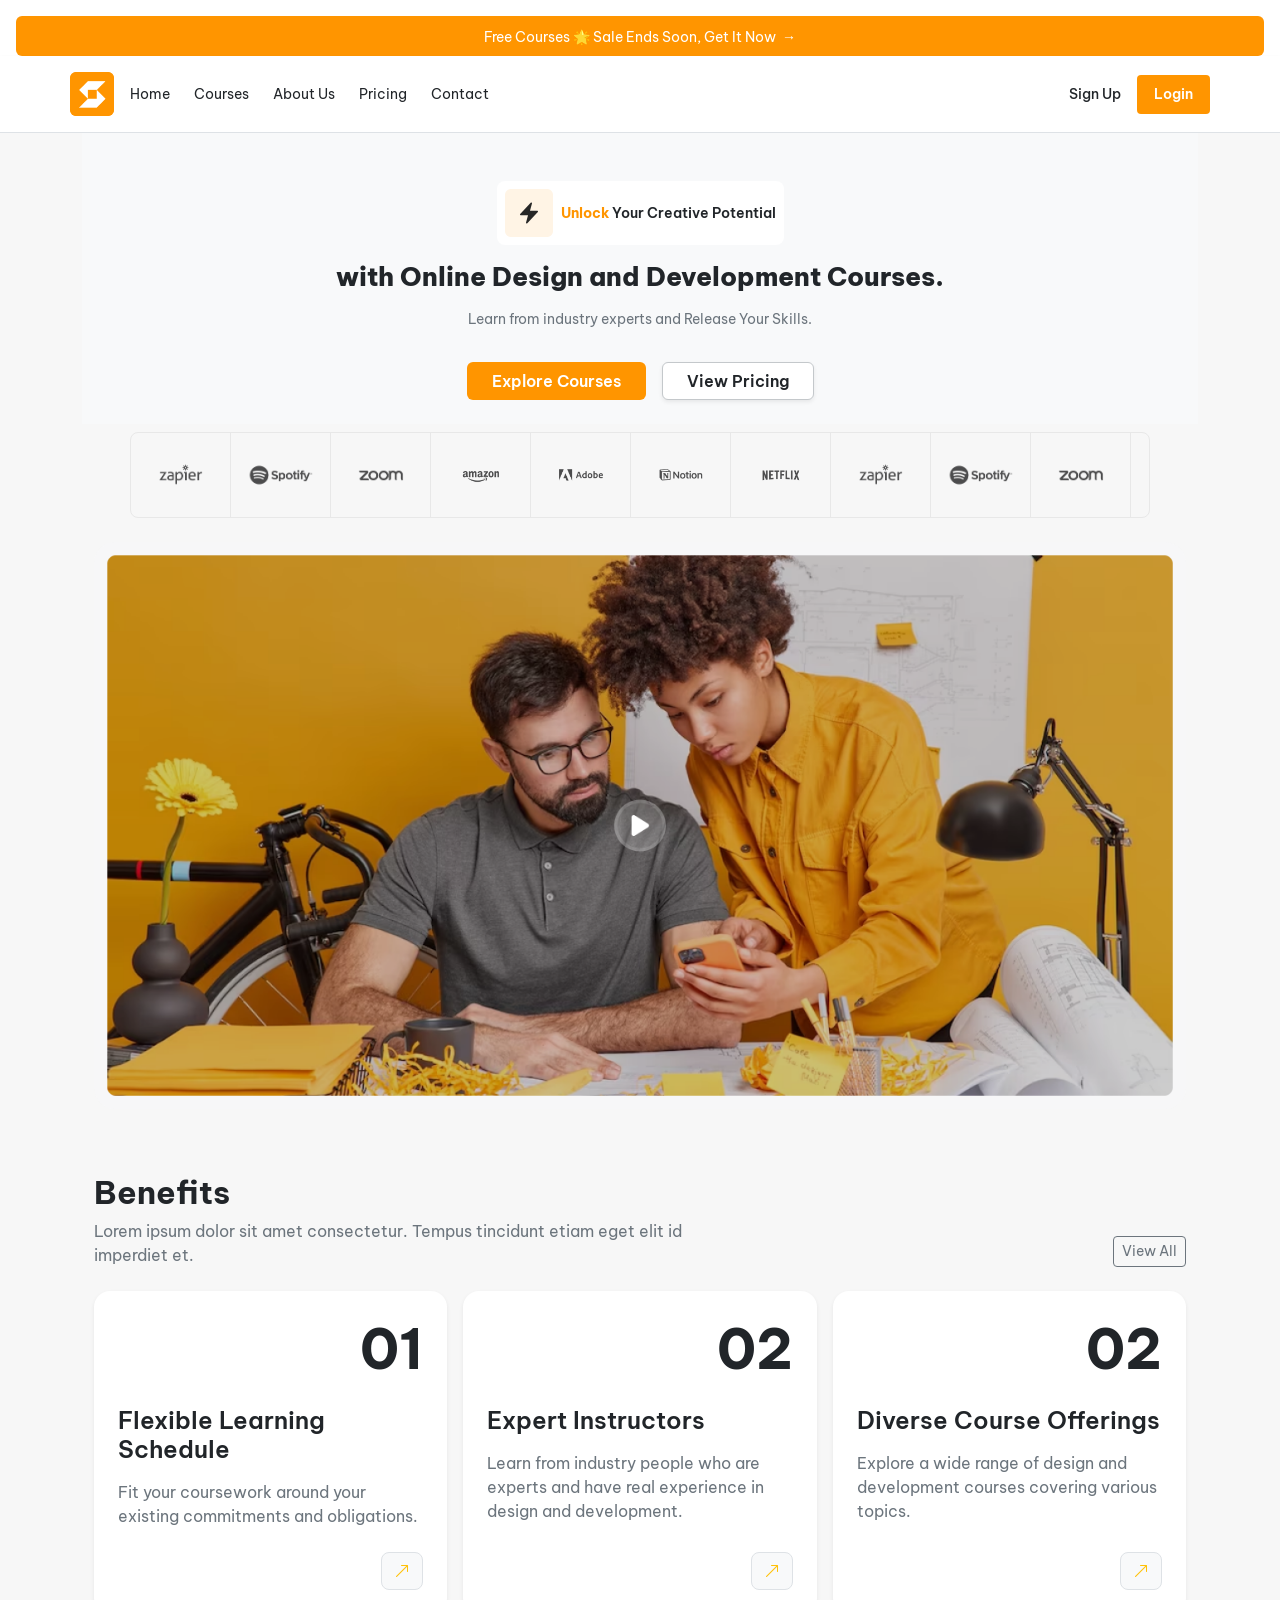
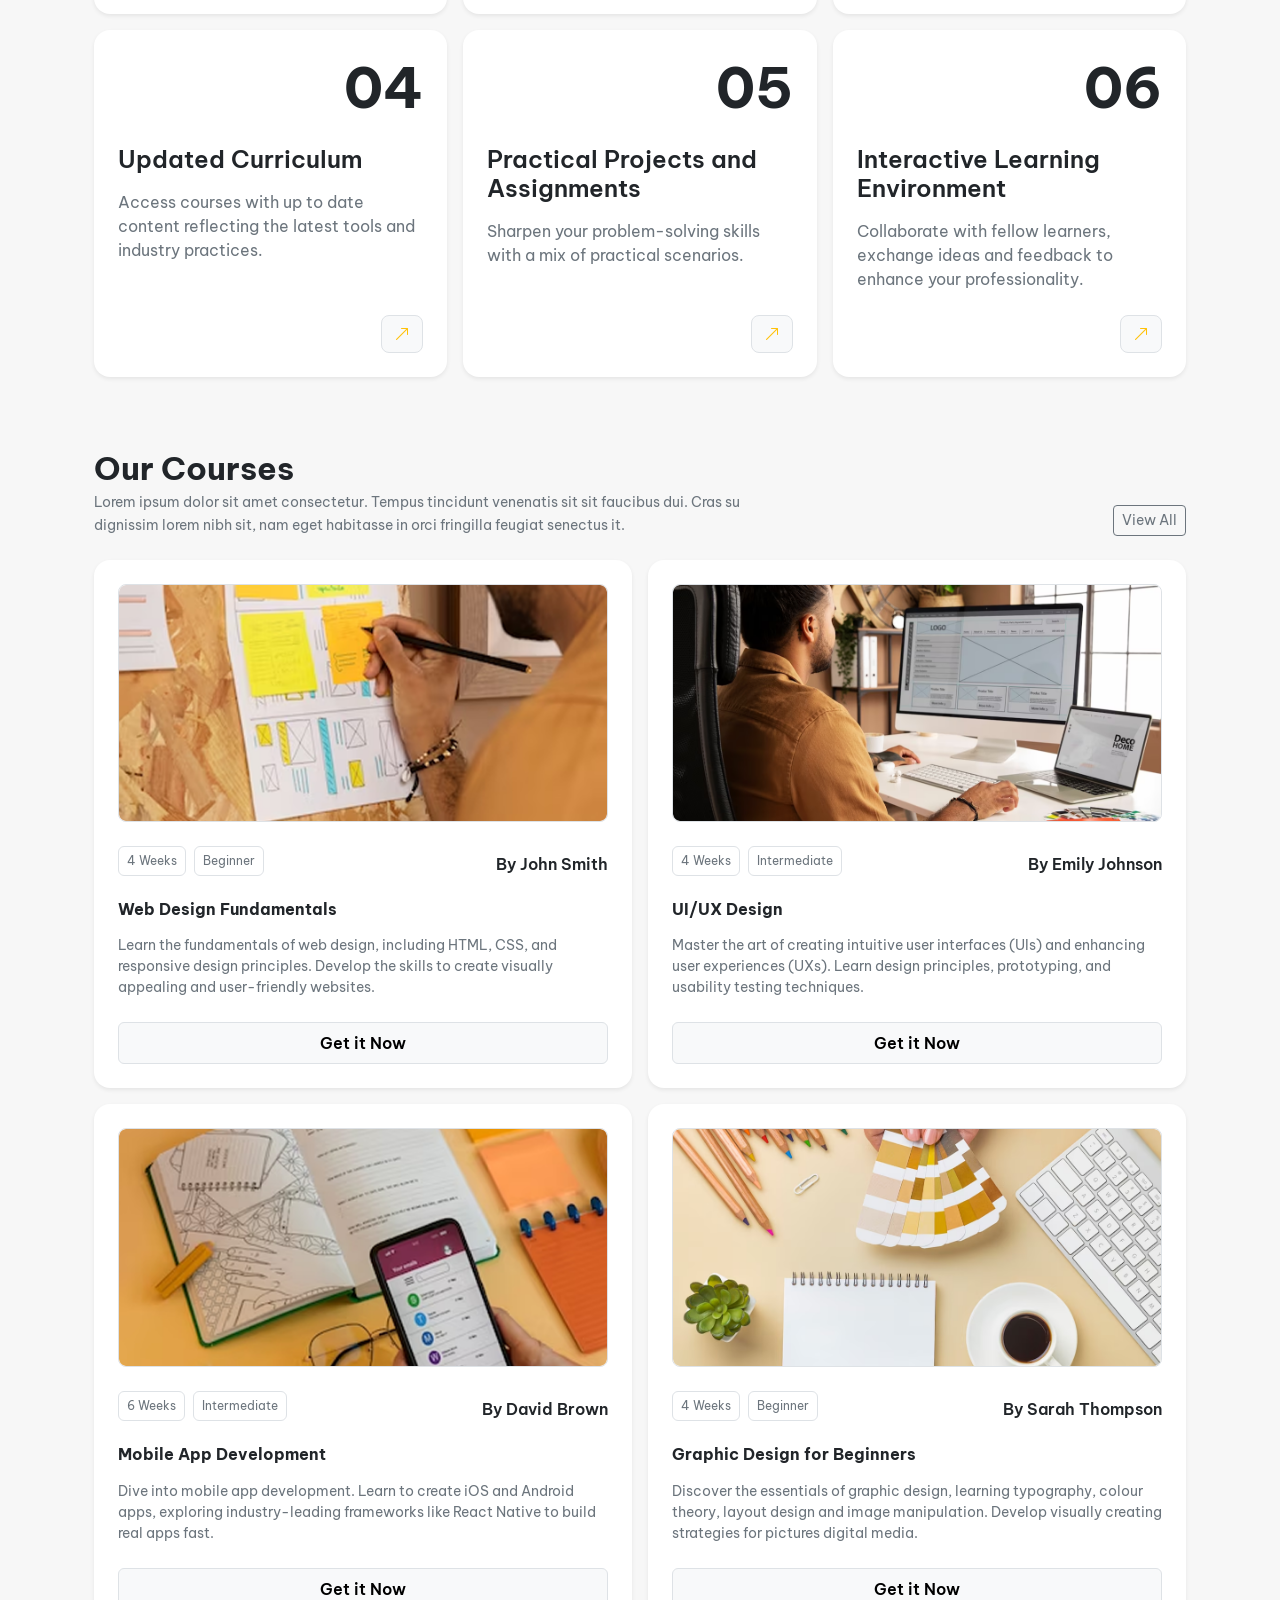
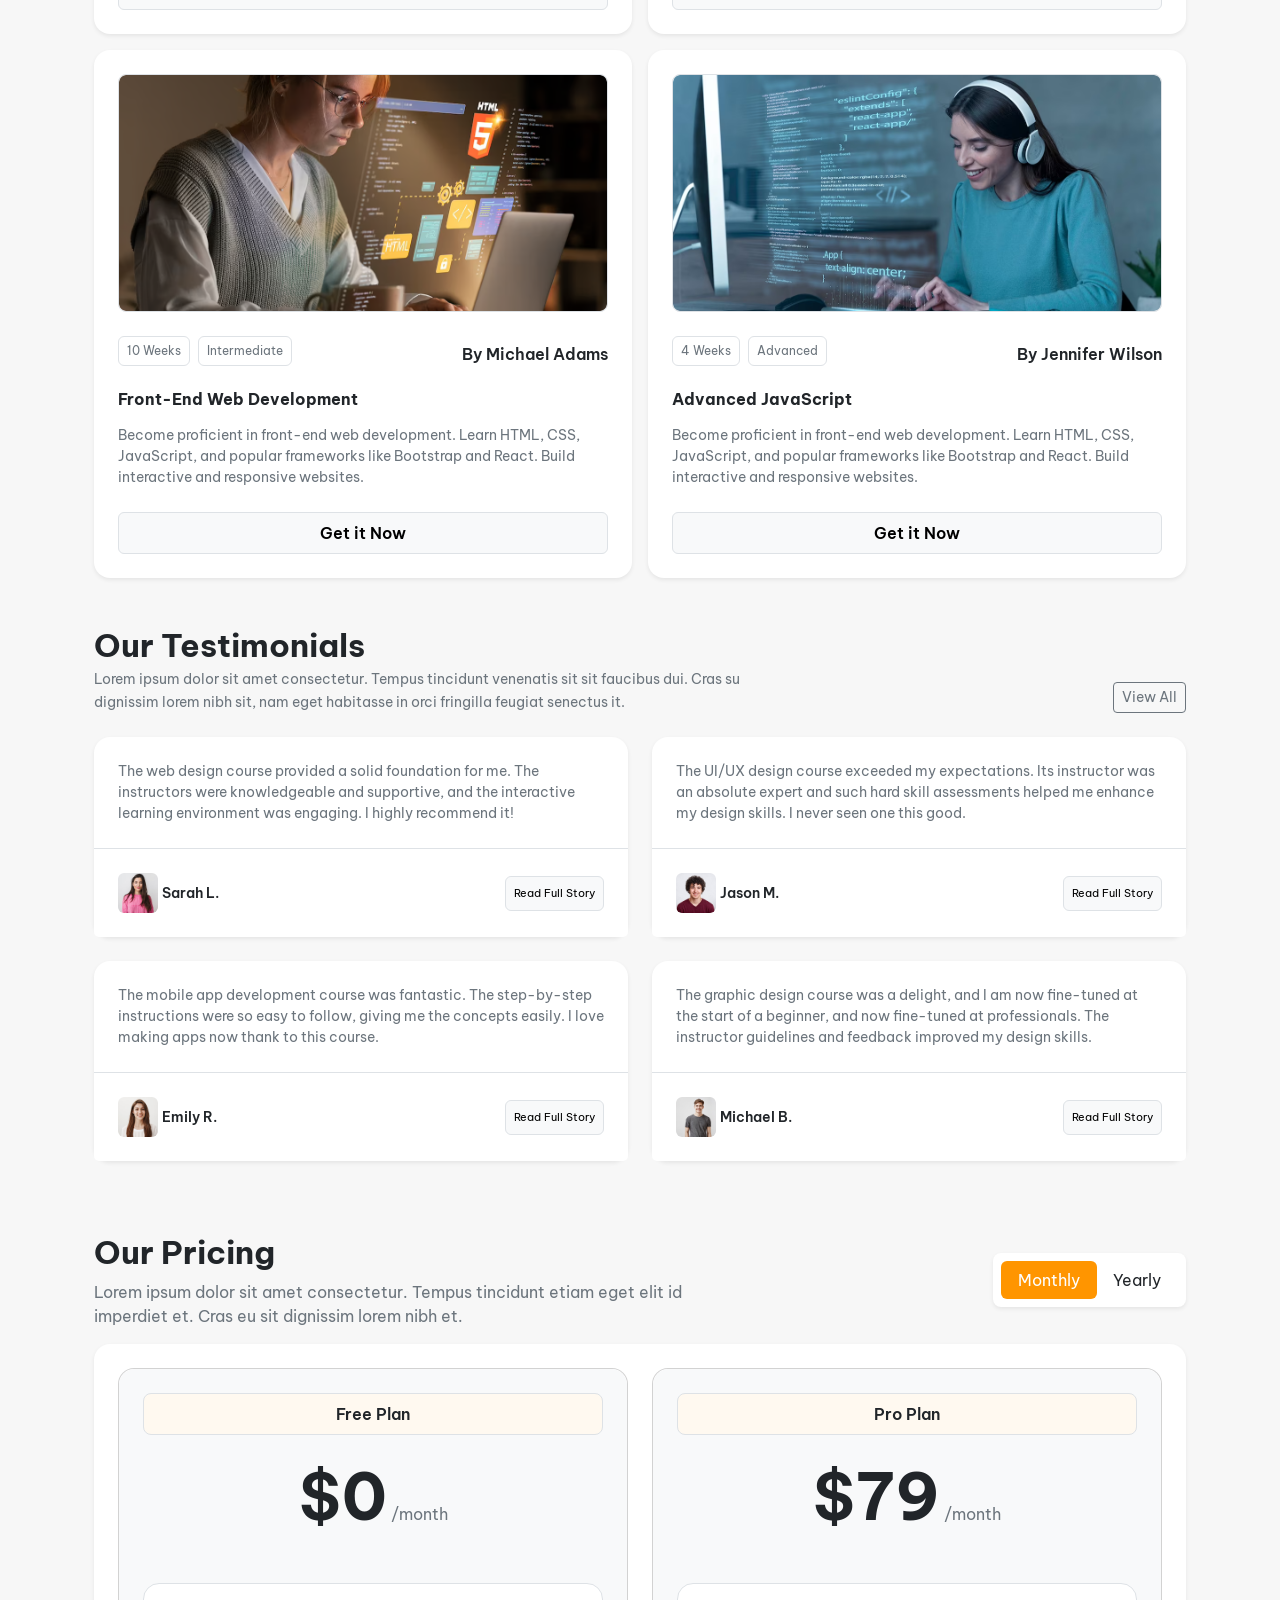
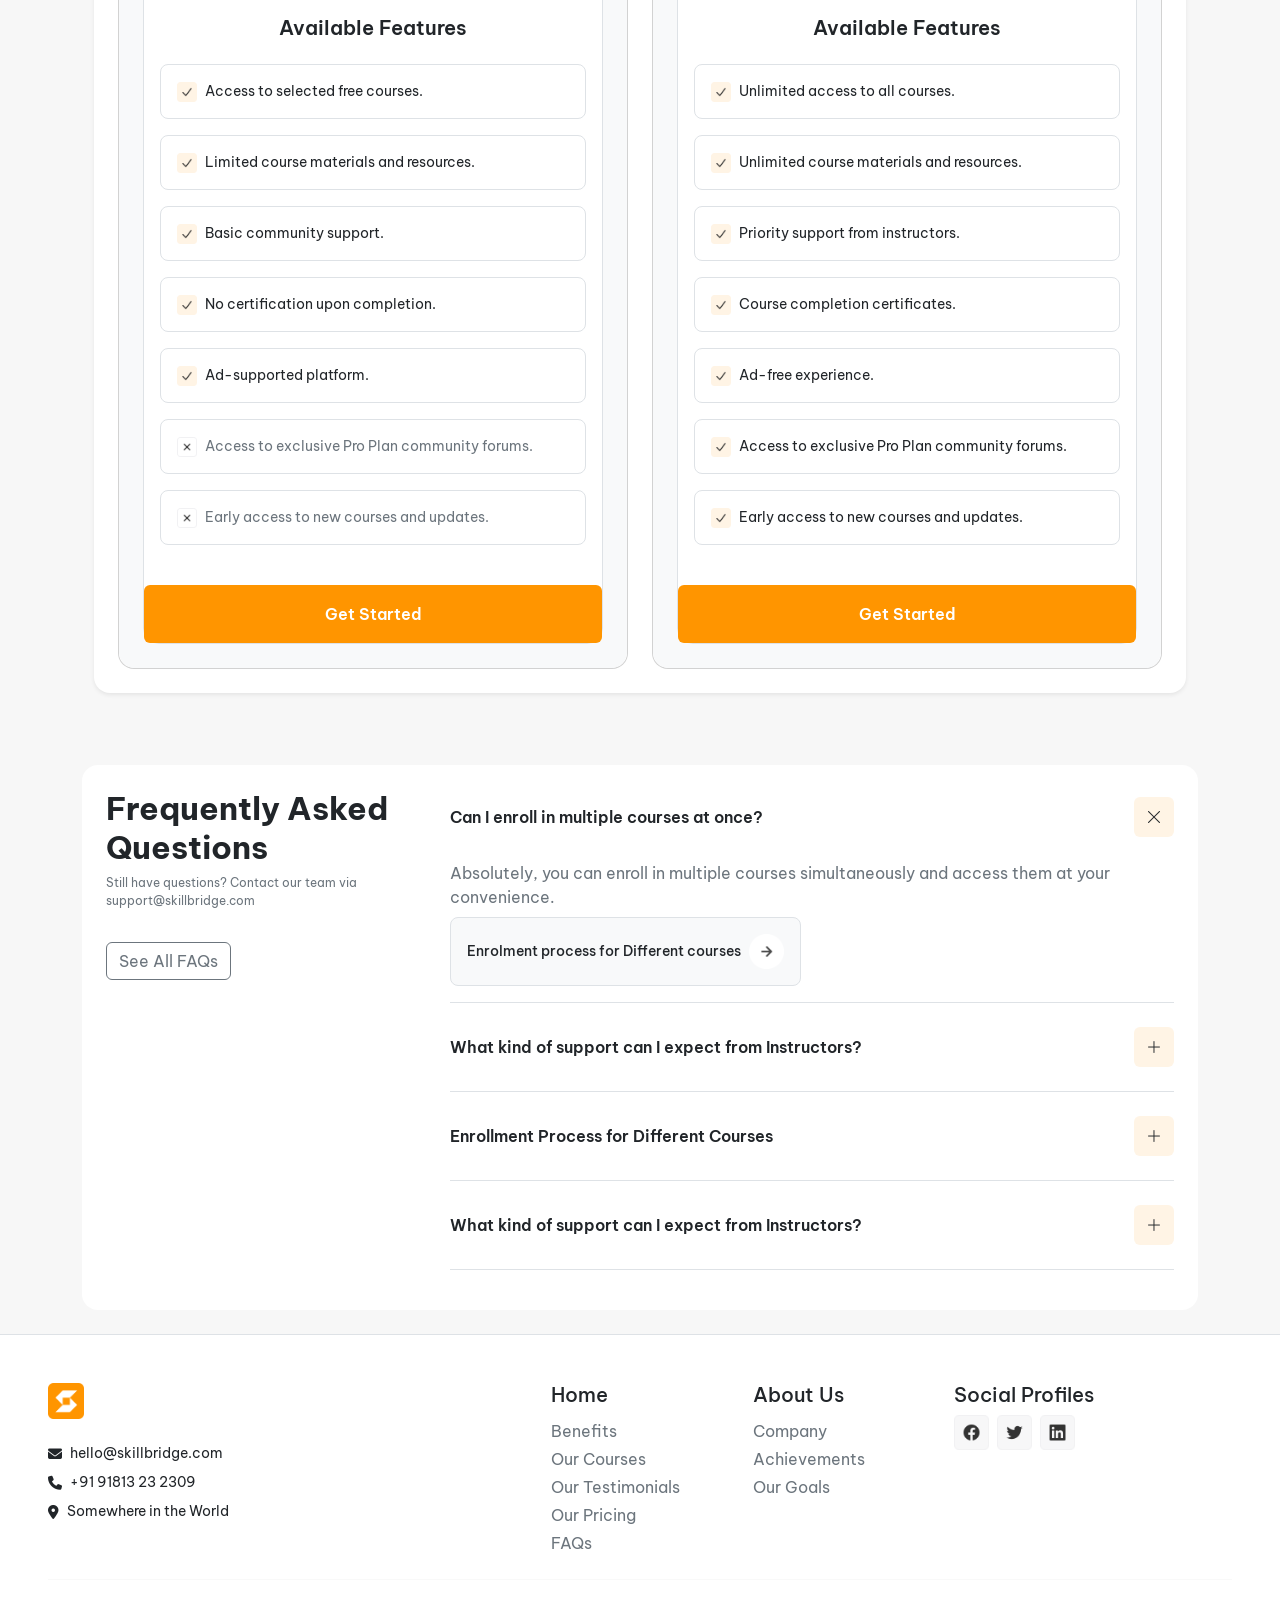
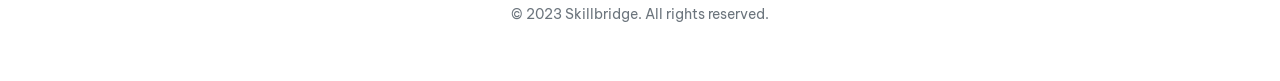
<file: index.html>
<!doctype html>
<html lang="en">
  <head>
    <meta charset="UTF-8" />
    <meta name="viewport" content="width=device-width, initial-scale=1.0" />
    <title>E-Learning Platform</title>

    <!-- Google Fonts -->
    <link rel="preconnect" href="https://fonts.googleapis.com" />
    <link rel="preconnect" href="https://fonts.gstatic.com" crossorigin />
    <link
      href="https://fonts.googleapis.com/css2?family=Be+Vietnam+Pro:wght@300;400;500;600;700;800;900&display=swap"
      rel="stylesheet"
    />

    <!-- Bootstrap 5 -->
    <link rel="stylesheet" href="/assets/css/bs/css/bootstrap.min.css" />

    <!-- Bootstrap Icons -->
    <link
      href="https://cdn.jsdelivr.net/npm/bootstrap-icons@1.11.3/font/bootstrap-icons.min.css"
      rel="stylesheet"
    />

    <!-- Font Awesome -->
    <link
      rel="stylesheet"
      href="https://cdnjs.cloudflare.com/ajax/libs/font-awesome/6.5.2/css/all.min.css"
    />

    <!-- css -->
    <link rel="stylesheet" href="./assets/css/styles.css" />
  </head>
  <body>
    <!-- ===== HEADER ===== -->
    <header class="sticky-top bg-white overflow-y-hidden">
      <!-- ===================== ANNOUNCEMENT BAR ===================== -->
      <div
        class="bg-primary text-white text-center py-2 rounded-2 mx-3 mt-3 announce-bar"
      >
        <a href="#" class="text-white text-decoration-none small fw-500">
          Free Courses 🌟 Sale Ends Soon, Get It Now &nbsp;→
        </a>
      </div>

      <!-- ===================== HEADER ===================== -->
      <div class="bg-white border-bottom shadow-sm px-3 px-lg-4 py-3">
        <div
          class="d-flex align-items-center justify-content-between gap-3 container-xl px-0"
        >
          <!-- LOGO -->
          <a
            href="/index.html"
            class="d-flex align-items-center justify-content-center bg-primary text-white fw-bold fs-4 rounded-2 text-decoration-none flex-shrink-0"
            style="width: 44px; height: 44px"
            aria-label="Skillbridge home"
          >
            <img
              src="/assets/images/icons/Skillbridge_logo.png"
              alt="skillbridge-logo"
              style="width: 100%"
            />
          </a>

          <!-- DESKTOP NAV LINKS -->
          <nav
            class="d-none d-md-flex gap-4 align-items-center flex-grow-1"
            aria-label="Main navigation"
          >
            <a href="/index.html" class="text-dark text-decoration-none small"
              >Home</a
            >
            <a href="#" class="text-dark text-decoration-none small">Courses</a>
            <a href="#" class="text-dark text-decoration-none small"
              >About Us</a
            >
            <a href="#" class="text-dark text-decoration-none small">Pricing</a>
            <a href="#" class="text-dark text-decoration-none small">Contact</a>
          </nav>

          <!-- RIGHT SIDE -->
          <div class="d-flex align-items-center gap-2">
            <a
              href="/assets/pages/signup.html"
              class="d-sm-inline text-dark text-decoration-none small fw-medium px-2"
            >
              Sign Up
            </a>
            <a
              href="/assets/pages/login.html"
              class="btn btn-sm fw-semibold text-white px-3 py-2"
              style="background-color: var(--bs-primary)"
            >
              Login
            </a>
            <button
              class="btn btn-link text-dark d-md-none p-1 fs-4 lh-1"
              aria-label="Open menu"
              data-bs-toggle="collapse"
              data-bs-target="#mobileNav"
              aria-controls="mobileNav"
              aria-expanded="false"
            >
              <i class="bi bi-list"></i>
            </button>
          </div>
        </div>

        <!-- MOBILE NAV COLLAPSE -->
        <div class="collapse d-md-none" id="mobileNav">
          <nav
            class="d-flex flex-column gap-1 pt-3 pb-2 border-top mt-3"
            aria-label="Mobile navigation"
          >
            <a
              href="/index.html"
              class="text-dark text-decoration-none py-2 px-1 rounded-2"
              >Home</a
            >
            <a
              href="#"
              class="text-dark text-decoration-none py-2 px-1 rounded-2"
              >Courses</a
            >
            <a
              href="#"
              class="text-dark text-decoration-none py-2 px-1 rounded-2"
              >About Us</a
            >
            <a
              href="#"
              class="text-dark text-decoration-none py-2 px-1 rounded-2"
              >Pricing</a
            >
            <a
              href="#"
              class="text-dark text-decoration-none py-2 px-1 rounded-2"
              >Contact</a
            >
          </nav>
        </div>
      </div>
    </header>

    <!-- MAIN -->
    <main class="container">
      <!-- ===== HERO ===== -->
      <section class="bg-light w-100 pt-5 pb-4 text-center">
        <div class="container-fluid">
          <div class="d-flex flex-column align-items-center gap-3">
            <!-- Eyebrow -->
            <div
              class="d-inline-flex align-items-center gap-2 bg-white text-nowrap border-none rounded-3 p-2"
            >
              <img
                src="/assets/images/icons/spark_Icon.png"
                alt="Spark"
                style="height: 3rem; width: auto"
              />
              <span class="fw-semibold small text-dark"
                ><span style="color: var(--bs-primary); font-weight: 700"
                  >Unlock</span
                >
                Your Creative Potential</span
              >
            </div>
            <!-- Heading -->
            <h1
              class="fw-800 lh-sm text-dark mb-0"
              style="
                font-size: clamp(1.5rem, 2vw, 2.75rem);
                max-width: 640px;
                font-weight: 800;
              "
            >
              with Online Design and Development Courses.
            </h1>
            <p class="text-secondary small mb-2">
              Learn from industry experts and Release Your Skills.
            </p>
            <!-- Actions -->
            <div class="d-flex gap-3 flex-wrap justify-content-center mt-2">
              <button class="btn bg-primary text-white fw-semibold px-4">
                Explore Courses
              </button>
              <button
                class="btn bg-white shadow-sm border border-secondary-subtle text-dark fw-semibold px-4"
              >
                View Pricing
              </button>
            </div>
          </div>
        </div>
      </section>

      <!-- ===== LOGOS ===== -->
      <section class="w-100 py-2 px-3 px-md-5 overflow-hidden">
        <div class="logos-strip">
          <div class="logo-item">
            <img src="assets/images/icons/zapier.png" alt="Zapier" />
          </div>
          <div class="logo-item">
            <img src="assets/images/icons/Card.png" alt="Spotify" />
          </div>
          <div class="logo-item">
            <img src="assets/images/icons/zoom icon.png" alt="Zoom" />
          </div>
          <div class="logo-item">
            <img src="assets/images/icons/Amazon.png" alt="Amazon" />
          </div>
          <div class="logo-item">
            <img src="assets/images/icons/Adobe.png" alt="Adobe" />
          </div>
          <div class="logo-item">
            <img src="assets/images/icons/notion.png" alt="Notion" />
          </div>
          <div class="logo-item">
            <img src="assets/images/icons/netflix.png" alt="Netflix" />
          </div>
          <div class="logo-item">
            <img src="assets/images/icons/zapier.png" alt="Zapier" />
          </div>
          <div class="logo-item">
            <img src="assets/images/icons/Card.png" alt="Spotify" />
          </div>
          <div class="logo-item">
            <img src="assets/images/icons/zoom icon.png" alt="Zoom" />
          </div>
          <div class="logo-item">
            <img src="assets/images/icons/Amazon.png" alt="Amazon" />
          </div>
          <div class="logo-item">
            <img src="assets/images/icons/Adobe.png" alt="Adobe" />
          </div>
          <div class="logo-item">
            <img src="assets/images/icons/notion.png" alt="Notion" />
          </div>
          <div class="logo-item">
            <img src="assets/images/icons/netflix.png" alt="Netflix" />
          </div>
        </div>
      </section>

      <!-- ===== VIDEO ===== -->
      <section class="w-100 py-3">
        <div class="container-fluid">
          <img
            src="assets/images/image/video.png"
            alt="Video thumbnail"
            class="rounded-4 w-100"
          />
        </div>
      </section>

      <!-- ===== BENEFITS ===== -->
      <section class="py-5">
        <div class="container-fluid">
          <div
            class="d-flex flex-column flex-md-row justify-content-between align-items-start flex-wrap gap-3 mb-4"
          >
            <div>
              <h2 class="fw-bold">Benefits</h2>

              <p class="text-secondary mb-0" style="max-width: 650px">
                Lorem ipsum dolor sit amet consectetur. Tempus tincidunt etiam
                eget elit id imperdiet et.
              </p>
            </div>

            <a
              href="#"
              class="btn btn-outline-secondary btn-sm align-self-md-end"
            >
              View All
            </a>
          </div>

          <div class="row g-3">
            <!-- Card 1 -->
            <div class="col-12 col-md-6 col-lg-4">
              <div class="card h-100 border-0 shadow-sm rounded-4">
                <div class="card-body d-flex flex-column p-4">
                  <div class="display-4 fw-bold text-end mb-4">01</div>
                  <div class="mb-4">
                    <h3 class="h4 fw-semibold mb-3">
                      Flexible Learning Schedule
                    </h3>
                    <p class="text-secondary mb-0">
                      Fit your coursework around your existing commitments and
                      obligations.
                    </p>
                  </div>
                  <div class="mt-auto text-end">
                    <a href="#" class="btn btn-light border rounded-3">
                      <i class="bi bi-arrow-up-right text-warning"></i>
                    </a>
                  </div>
                </div>
              </div>
            </div>
            <!-- card 2 -->
            <div class="col-12 col-md-6 col-lg-4">
              <div class="card h-100 border-0 shadow-sm rounded-4">
                <div class="card-body d-flex flex-column p-4">
                  <div class="display-4 fw-bold text-end mb-4">02</div>

                  <div class="mb-4">
                    <h3 class="h4 fw-semibold mb-3">Expert Instructors</h3>

                    <p class="text-secondary mb-0">
                      Learn from industry people who are experts and have real
                      experience in design and development.
                    </p>
                  </div>

                  <div class="mt-auto text-end">
                    <a href="#" class="btn btn-light border rounded-3">
                      <i class="bi bi-arrow-up-right text-warning"></i>
                    </a>
                  </div>
                </div>
              </div>
            </div>
            <!-- card 3 -->
            <div class="col-12 col-md-6 col-lg-4">
              <div class="card h-100 border-0 shadow-sm rounded-4">
                <div class="card-body d-flex flex-column p-4">
                  <div class="display-4 fw-bold text-end mb-4">02</div>

                  <div class="mb-4">
                    <h3 class="h4 fw-semibold mb-3">
                      Diverse Course Offerings
                    </h3>

                    <p class="text-secondary mb-0">
                      Explore a wide range of design and development courses
                      covering various topics.
                    </p>
                  </div>

                  <div class="mt-auto text-end">
                    <a href="#" class="btn btn-light border rounded-3">
                      <i class="bi bi-arrow-up-right text-warning"></i>
                    </a>
                  </div>
                </div>
              </div>
            </div>
            <!-- card 4 -->
            <div class="col-12 col-md-6 col-lg-4">
              <div class="card h-100 border-0 shadow-sm rounded-4">
                <div class="card-body d-flex flex-column p-4">
                  <div class="display-4 fw-bold text-end mb-4">04</div>

                  <div class="mb-4">
                    <h3 class="h4 fw-semibold mb-3">Updated Curriculum</h3>

                    <p class="text-secondary mb-0">
                      Access courses with up to date content reflecting the
                      latest tools and industry practices.
                    </p>
                  </div>

                  <div class="mt-auto text-end">
                    <a href="#" class="btn btn-light border rounded-3">
                      <i class="bi bi-arrow-up-right text-warning"></i>
                    </a>
                  </div>
                </div>
              </div>
            </div>
            <!-- card 5 -->
            <div class="col-12 col-md-6 col-lg-4">
              <div class="card h-100 border-0 shadow-sm rounded-4">
                <div class="card-body d-flex flex-column p-4">
                  <div class="display-4 fw-bold text-end mb-4">05</div>

                  <div class="mb-4">
                    <h3 class="h4 fw-semibold mb-3">
                      Practical Projects and Assignments
                    </h3>

                    <p class="text-secondary mb-0">
                      Sharpen your problem-solving skills with a mix of
                      practical scenarios.
                    </p>
                  </div>

                  <div class="mt-auto text-end">
                    <a href="#" class="btn btn-light border rounded-3">
                      <i class="bi bi-arrow-up-right text-warning"></i>
                    </a>
                  </div>
                </div>
              </div>
            </div>
            <!-- card 6 -->
            <div class="col-12 col-md-6 col-lg-4">
              <div class="card h-100 border-0 shadow-sm rounded-4">
                <div class="card-body d-flex flex-column p-4">
                  <div class="display-4 fw-bold text-end mb-4">06</div>

                  <div class="mb-4">
                    <h3 class="h4 fw-semibold mb-3">
                      Interactive Learning Environment
                    </h3>

                    <p class="text-secondary mb-0">
                      Collaborate with fellow learners, exchange ideas and
                      feedback to enhance your professionality.
                    </p>
                  </div>

                  <div class="mt-auto text-end">
                    <a href="#" class="btn btn-light border rounded-3">
                      <i class="bi bi-arrow-up-right text-warning"></i>
                    </a>
                  </div>
                </div>
              </div>
            </div>
          </div>
        </div>
      </section>

      <!-- ===== COURSES ===== -->
      <section class="w-100 py-4">
        <div class="container-fluid">
          <div
            class="d-flex flex-column flex-md-row justify-content-between align-items-start flex-wrap gap-3 mb-4"
          >
            <div>
              <h2
                class="fw-bold text-dark mb-1"
                style="font-size: clamp(1.5rem, 3vw, 2rem)"
              >
                Our Courses
              </h2>
              <p
                class="text-secondary small mb-0"
                style="line-height: 1.6; max-width: 650px"
              >
                Lorem ipsum dolor sit amet consectetur. Tempus tincidunt
                venenatis sit sit faucibus dui. Cras su dignissim lorem nibh
                sit, nam eget habitasse in orci fringilla feugiat senectus it.
              </p>
            </div>
            <a
              href="#"
              class="btn btn-outline-secondary btn-sm align-self-md-end"
              >View All</a
            >
          </div>
          <div class="row g-3">
            <!-- course 1 -->
            <div class="col-12 col-md-6">
              <div class="card h-100 border-0 shadow-sm rounded-4">
                <div class="p-4 pb-0">
                  <img
                    src="assets/images/image/john_smith_img.png"
                    alt="Web Design Fundamentals"
                    class="img-fluid rounded-3 border"
                  />
                </div>

                <div class="card-body d-flex flex-column p-4">
                  <!-- Meta -->
                  <div
                    class="d-flex flex-column flex-lg-row justify-content-between align-items-start gap-3 mb-4"
                  >
                    <div class="d-flex gap-2">
                      <span
                        class="badge bg-white text-secondary border fw-normal px-2 py-2"
                      >
                        4 Weeks
                      </span>

                      <span
                        class="badge bg-white text-secondary border fw-normal px-2 py-2"
                      >
                        Beginner
                      </span>
                    </div>

                    <span class="fw-semibold align-self-lg-end">
                      By John Smith
                    </span>
                  </div>
                  <h2 class="h6 fw-bold mb-3">Web Design Fundamentals</h2>
                  <p class="text-secondary small mb-4">
                    Learn the fundamentals of web design, including HTML, CSS,
                    and responsive design principles. Develop the skills to
                    create visually appealing and user-friendly websites.
                  </p>
                  <div class="mt-auto">
                    <a
                      href="#"
                      class="btn btn-light border w-100 py-2 fw-semibold"
                    >
                      Get it Now
                    </a>
                  </div>
                </div>
              </div>
            </div>
            <!-- course 2 -->
            <div class="col-12 col-md-6">
              <div class="card h-100 border-0 shadow-sm rounded-4">
                <div class="p-4 pb-0">
                  <img
                    src="assets/images/image/Emily_J_img.png"
                    alt="Web Design Fundamentals"
                    class="img-fluid rounded-3 border"
                  />
                </div>

                <div class="card-body d-flex flex-column p-4">
                  <!-- Meta -->
                  <div
                    class="d-flex flex-column flex-lg-row justify-content-between align-items-start gap-3 mb-4"
                  >
                    <div class="d-flex gap-2">
                      <span
                        class="badge bg-white text-secondary border fw-normal px-2 py-2"
                      >
                        4 Weeks
                      </span>

                      <span
                        class="badge bg-white text-secondary border fw-normal px-2 py-2"
                      >
                        Intermediate
                      </span>
                    </div>

                    <span class="fw-semibold align-self-lg-end text-nowrap">
                      By Emily Johnson
                    </span>
                  </div>
                  <h2 class="h6 fw-bold mb-3">UI/UX Design</h2>
                  <p class="text-secondary small mb-4">
                    Master the art of creating intuitive user interfaces (UIs)
                    and enhancing user experiences (UXs). Learn design
                    principles, prototyping, and usability testing techniques.
                  </p>
                  <div class="mt-auto">
                    <a
                      href="#"
                      class="btn btn-light border w-100 py-2 fw-semibold"
                    >
                      Get it Now
                    </a>
                  </div>
                </div>
              </div>
            </div>
            <!-- course 3 -->
            <div class="col-12 col-md-6">
              <div class="card h-100 border-0 shadow-sm rounded-4">
                <div class="p-4 pb-0">
                  <img
                    src="assets/images/image/David_B_img.png"
                    alt="Web Design Fundamentals"
                    class="img-fluid rounded-3 border"
                  />
                </div>

                <div class="card-body d-flex flex-column p-4">
                  <!-- Meta -->
                  <div
                    class="d-flex flex-column flex-lg-row justify-content-between align-items-start gap-3 mb-4"
                  >
                    <div class="d-flex gap-2">
                      <span
                        class="badge bg-white text-secondary border fw-normal px-2 py-2"
                      >
                        6 Weeks
                      </span>

                      <span
                        class="badge bg-white text-secondary border fw-normal px-2 py-2"
                      >
                        Intermediate
                      </span>
                    </div>

                    <span class="fw-semibold align-self-lg-end text-nowrap">
                      By David Brown
                    </span>
                  </div>
                  <h2 class="h6 fw-bold mb-3">Mobile App Development</h2>
                  <p class="text-secondary small mb-4">
                    Dive into mobile app development. Learn to create iOS and
                    Android apps, exploring industry-leading frameworks like
                    React Native to build real apps fast.
                  </p>
                  <div class="mt-auto">
                    <a
                      href="#"
                      class="btn btn-light border w-100 py-2 fw-semibold"
                    >
                      Get it Now
                    </a>
                  </div>
                </div>
              </div>
            </div>

            <!-- course 4 -->
            <div class="col-12 col-md-6">
              <div class="card h-100 border-0 shadow-sm rounded-4">
                <div class="p-4 pb-0">
                  <img
                    src="assets/images/image/Sarah_T_img.png"
                    alt="Graphic Design for Beginners"
                    class="img-fluid rounded-3 border"
                  />
                </div>

                <div class="card-body d-flex flex-column p-4">
                  <div
                    class="d-flex flex-column flex-lg-row justify-content-between align-items-start gap-3 mb-4"
                  >
                    <div class="d-flex gap-2">
                      <span
                        class="badge bg-white text-secondary border fw-normal px-2 py-2"
                      >
                        4 Weeks
                      </span>

                      <span
                        class="badge bg-white text-secondary border fw-normal px-2 py-2"
                      >
                        Beginner
                      </span>
                    </div>

                    <span class="fw-semibold align-self-lg-end"
                      >By Sarah Thompson
                    </span>
                  </div>
                  <h2 class="h6 fw-bold mb-3">Graphic Design for Beginners</h2>
                  <p class="text-secondary small mb-4">
                    Discover the essentials of graphic design, learning
                    typography, colour theory, layout design and image
                    manipulation. Develop visually creating strategies for
                    pictures digital media.
                  </p>
                  <div class="mt-auto">
                    <a
                      href="#"
                      class="btn btn-light border w-100 py-2 fw-semibold"
                    >
                      Get it Now
                    </a>
                  </div>
                </div>
              </div>
            </div>

            <!-- course 5 -->
            <div class="col-12 col-md-6">
              <div class="card h-100 border-0 shadow-sm rounded-4">
                <div class="p-4 pb-0">
                  <img
                    src="assets/images/image/Michael_A_img.png"
                    alt="Web Design Fundamentals"
                    class="img-fluid rounded-3 border"
                  />
                </div>

                <div class="card-body d-flex flex-column p-4">
                  <div
                    class="d-flex flex-column flex-lg-row justify-content-between align-items-start gap-3 mb-4"
                  >
                    <div class="d-flex gap-2">
                      <span
                        class="badge bg-white text-secondary border fw-normal px-2 py-2"
                      >
                        10 Weeks
                      </span>

                      <span
                        class="badge bg-white text-secondary border fw-normal px-2 py-2"
                      >
                        Intermediate
                      </span>
                    </div>

                    <span class="fw-semibold align-self-lg-end"
                      >By Michael Adams
                    </span>
                  </div>
                  <h2 class="h6 fw-bold mb-3">Front-End Web Development</h2>
                  <p class="text-secondary small mb-4">
                    Become proficient in front-end web development. Learn HTML,
                    CSS, JavaScript, and popular frameworks like Bootstrap and
                    React. Build interactive and responsive websites.
                  </p>
                  <div class="mt-auto">
                    <a
                      href="#"
                      class="btn btn-light border w-100 py-2 fw-semibold"
                    >
                      Get it Now
                    </a>
                  </div>
                </div>
              </div>
            </div>

            <!-- course 5 -->
            <div class="col-12 col-md-6">
              <div class="card h-100 border-0 shadow-sm rounded-4">
                <div class="p-4 pb-0">
                  <img
                    src="assets/images/image/Jennifer_W_img.png"
                    alt="Web Design Fundamentals"
                    class="img-fluid rounded-3 border"
                  />
                </div>

                <div class="card-body d-flex flex-column p-4">
                  <div
                    class="d-flex flex-column flex-lg-row justify-content-between align-items-start gap-3 mb-4"
                  >
                    <div class="d-flex gap-2">
                      <span
                        class="badge bg-white text-secondary border fw-normal px-2 py-2"
                      >
                        4 Weeks
                      </span>

                      <span
                        class="badge bg-white text-secondary border fw-normal px-2 py-2"
                      >
                        Advanced
                      </span>
                    </div>

                    <span class="fw-semibold align-self-lg-end"
                      >By Jennifer Wilson</span
                    >
                  </div>
                  <h2 class="h6 fw-bold mb-3">Advanced JavaScript</h2>
                  <p class="text-secondary small mb-4">
                    Become proficient in front-end web development. Learn HTML,
                    CSS, JavaScript, and popular frameworks like Bootstrap and
                    React. Build interactive and responsive websites.
                  </p>
                  <div class="mt-auto">
                    <a
                      href="#"
                      class="btn btn-light border w-100 py-2 fw-semibold"
                    >
                      Get it Now
                    </a>
                  </div>
                </div>
              </div>
            </div>
          </div>
        </div>
      </section>

      <!-- ===== TESTIMONIALS ===== -->
      <section class="py-4">
        <div class="container-fluid">
          <div
            class="d-flex justify-content-between align-items-start flex-wrap gap-3 mb-4"
          >
            <div>
              <h2
                class="fw-bold text-dark mb-1"
                style="font-size: clamp(1.5rem, 3vw, 2rem)"
              >
                Our Testimonials
              </h2>
              <p
                class="text-secondary small mb-0"
                style="line-height: 1.6; max-width: 650px"
              >
                Lorem ipsum dolor sit amet consectetur. Tempus tincidunt
                venenatis sit sit faucibus dui. Cras su dignissim lorem nibh
                sit, nam eget habitasse in orci fringilla feugiat senectus it.
              </p>
            </div>
            <a href="#" class="btn btn-outline-secondary btn-sm align-self-end"
              >View All</a
            >
          </div>
          <div class="row g-4">
            <!-- Testimonial 1 -->
            <div class="col-12 col-md-6">
              <div class="card h-100 border-0 shadow-sm rounded-4">
                <div class="card-body p-4">
                  <p class="text-secondary small mb-0">
                    The web design course provided a solid foundation for me.
                    The instructors were knowledgeable and supportive, and the
                    interactive learning environment was engaging. I highly
                    recommend it!
                  </p>
                </div>

                <div
                  class="card-footer bg-white border-top d-flex justify-content-between align-items-center p-4"
                >
                  <div class="d-flex align-items-center gap-1">
                    <img
                      src="assets/images/image/Sarah_L_T.png"
                      alt="Sarah L"
                      class="img-fluid rounded-2"
                      width="40"
                      height="40"
                      style="max-height: 40px; object-fit: cover"
                    />
                    <span class="fw-semibold text-nowrap small fs-md-2">
                      Sarah L.
                    </span>
                  </div>
                  <a href="#" class="btn btn-light border p-2 fs-7 fs-md-2">
                    Read Full Story
                  </a>
                </div>
              </div>
            </div>

            <!-- Testimonial 2 -->
            <div class="col-12 col-md-6">
              <div class="card h-100 border-0 shadow-sm rounded-4">
                <div class="card-body p-4">
                  <p class="text-secondary small mb-0">
                    The UI/UX design course exceeded my expectations. Its
                    instructor was an absolute expert and such hard skill
                    assessments helped me enhance my design skills. I never seen
                    one this good.
                  </p>
                </div>

                <div
                  class="card-footer bg-white border-top d-flex justify-content-between align-items-center p-4"
                >
                  <div class="d-flex align-items-center gap-1">
                    <img
                      src="assets/images/image/Jason_M_T.png"
                      alt="Jason M."
                      class="img-fluid rounded-2"
                      width="40"
                      height="40"
                      style="max-height: 40px; object-fit: cover"
                    />

                    <span class="fw-semibold text-nowrap small fs-md-2">
                      Jason M.
                    </span>
                  </div>

                  <a href="#" class="btn btn-light border p-2 fs-7 fs-md-2">
                    Read Full Story
                  </a>
                </div>
              </div>
            </div>

            <!-- Testimonial 3 -->
            <div class="col-12 col-md-6">
              <div class="card h-100 border-0 shadow-sm rounded-4">
                <div class="card-body p-4">
                  <p class="text-secondary small mb-0">
                    The mobile app development course was fantastic. The
                    step-by-step instructions were so easy to follow, giving me
                    the concepts easily. I love making apps now thank to this
                    course.
                  </p>
                </div>

                <div
                  class="card-footer bg-white border-top d-flex justify-content-between align-items-center p-4"
                >
                  <div class="d-flex align-items-center gap-1">
                    <img
                      src="assets/images/image/Emily_R_T.png"
                      alt="Emily R."
                      class="img-fluid rounded-2"
                      width="40"
                      height="40"
                      style="max-height: 40px; object-fit: cover"
                    />

                    <span class="fw-semibold text-nowrap small fs-md-2">
                      Emily R.
                    </span>
                  </div>

                  <a href="#" class="btn btn-light fs-7 border p-2 fs-md-2">
                    Read Full Story
                  </a>
                </div>
              </div>
            </div>

            <!-- Testimonial 4 -->
            <div class="col-12 col-md-6">
              <div class="card h-100 border-0 shadow-sm rounded-4">
                <div class="card-body p-4">
                  <p class="text-secondary small mb-0">
                    The graphic design course was a delight, and I am now
                    fine-tuned at the start of a beginner, and now fine-tuned at
                    professionals. The instructor guidelines and feedback
                    improved my design skills.
                  </p>
                </div>
                <div
                  class="card-footer bg-white border-top d-flex justify-content-between align-items-center p-4"
                >
                  <div class="d-flex align-items-center gap-1">
                    <img
                      src="assets/images/image/Michael_K_T.png"
                      alt="Michael B."
                      class="img-fluid rounded-2"
                      width="40"
                      height="40"
                      style="max-height: 40px; object-fit: cover"
                    />

                    <span class="fw-semibold text-nowrap small fs-md-2">
                      Michael B.
                    </span>
                  </div>

                  <a href="#" class="btn btn-light border p-2 fs-7 fs-md-2">
                    Read Full Story
                  </a>
                </div>
              </div>
            </div>
          </div>
        </div>
      </section>

      <!-- ===== PRICING ===== -->
      <section class="py-5">
        <div class="container-fluid">
          <!-- Header -->
          <div
            class="d-flex flex-column flex-lg-row justify-content-between align-items-lg-start gap-4 mb-3"
          >
            <div>
              <h2 class="fw-bold mb-2">Our Pricing</h2>
              <p class="text-secondary mb-0" style="max-width: 650px">
                Lorem ipsum dolor sit amet consectetur. Tempus tincidunt etiam
                eget elit id imperdiet et. Cras eu sit dignissim lorem nibh et.
              </p>
            </div>
            <!-- Toggle -->
            <div
              class="btn-group align-self-center bg-white p-2 rounded-3 shadow-sm"
            >
              <button class="btn bg-primary text-white px-3 rounded-2">
                Monthly
              </button>
              <button class="btn px-3">Yearly</button>
            </div>
          </div>

          <!-- Pricing Wrapper -->
          <div class="bg-white rounded-4 p-3 py-4 p-sm-4 mt-3 g-2 shadow-sm">
            <div class="row g-4">
              <!-- FREE PLAN -->
              <div class="col-12 col-md-6">
                <div class="card h-100 rounded-4">
                  <div
                    class="card-body d-flex flex-column px-3 py-4 px-md-4 bg-light border-0 rounded-4"
                  >
                    <div
                      class="border rounded-3 text-center py-2 mb-4 fw-semibold"
                      style="background-color: #fff9f0; border-color: #ffeacc"
                    >
                      Free Plan
                    </div>

                    <div class="text-center mb-5">
                      <span class="display-3 fw-bold">$0</span>
                      <span class="text-secondary">/month</span>
                    </div>

                    <div class="card border rounded-4 flex-grow-1 pt-3">
                      <div class="card-body">
                        <h5 class="text-center fw-semibold mb-4">
                          Available Features
                        </h5>
                        <div class="d-flex flex-column gap-3">
                          <div
                            class="d-flex border rounded-3 small p-2 p-md-3 align-items-center gap-2"
                          >
                            <img
                              src="assets/images/icons/check icon.png"
                              alt="✓"
                              style="height: 20px; width: 20px"
                            />
                            Access to selected free courses.
                          </div>
                          <div
                            class="d-flex border rounded-3 small p-2 p-md-3 align-items-center gap-2"
                          >
                            <img
                              src="assets/images/icons/check icon.png"
                              alt="✓"
                              style="height: 20px; width: 20px"
                            />
                            Limited course materials and resources.
                          </div>
                          <div
                            class="d-flex border rounded-3 small p-2 p-md-3 align-items-center gap-2"
                          >
                            <img
                              src="assets/images/icons/check icon.png"
                              alt="✓"
                              style="height: 20px; width: 20px"
                            />
                            Basic community support.
                          </div>
                          <div
                            class="d-flex border rounded-3 small p-2 p-md-3 align-items-center gap-2"
                          >
                            <img
                              src="assets/images/icons/check icon.png"
                              alt="✓"
                              style="height: 20px; width: 20px"
                            />
                            No certification upon completion.
                          </div>
                          <div
                            class="d-flex border rounded-3 small p-2 p-md-3 align-items-center gap-2"
                          >
                            <img
                              src="assets/images/icons/check icon.png"
                              alt="✓"
                              style="height: 20px; width: 20px"
                            />
                            Ad-supported platform.
                          </div>
                          <div
                            class="d-flex border rounded-3 small p-2 p-md-3 align-items-center gap-2 text-secondary"
                          >
                            <img
                              src="assets/images/icons/x_icon.png"
                              alt="✗"
                              style="height: 20px; width: 20px"
                            />
                            Access to exclusive Pro Plan community forums.
                          </div>
                          <div
                            class="d-flex border rounded-3 small p-2 p-md-3 align-items-center gap-2 text-secondary"
                          >
                            <img
                              src="assets/images/icons/x_icon.png"
                              alt="✗"
                              style="height: 20px; width: 20px"
                            />
                            Early access to new courses and updates.
                          </div>
                        </div>
                      </div>
                      <button
                        class="btn bg-primary text-white w-100 py-3 fw-semibold mt-4"
                      >
                        Get Started
                      </button>
                    </div>
                  </div>
                </div>
              </div>
              <!-- PRO PLAN -->
              <div class="col-12 col-md-6">
                <div class="card h-100 rounded-4">
                  <div
                    class="card-body d-flex flex-column p-4 bg-light border-0 rounded-4"
                  >
                    <div
                      class="border rounded-3 text-center py-2 mb-4 fw-semibold"
                      style="background-color: #fff9f0"
                    >
                      Pro Plan
                    </div>
                    <div class="text-center mb-5">
                      <span class="display-3 fw-bold">$79</span>
                      <span class="text-secondary">/month</span>
                    </div>
                    <div class="card border rounded-4 flex-grow-1 pt-3">
                      <div class="card-body">
                        <h5 class="text-center fw-semibold mb-4">
                          Available Features
                        </h5>
                        <div class="d-flex flex-column gap-3">
                          <div
                            class="d-flex border rounded-3 small p-2 p-md-3 align-items-center gap-2"
                          >
                            <img
                              src="assets/images/icons/check icon.png"
                              alt="✓"
                              style="height: 20px; width: 20px"
                            />
                            Unlimited access to all courses.
                          </div>
                          <div
                            class="d-flex border rounded-3 small p-2 p-md-3 align-items-center gap-2"
                          >
                            <img
                              src="assets/images/icons/check icon.png"
                              alt="✓"
                              style="height: 20px; width: 20px"
                            />
                            Unlimited course materials and resources.
                          </div>
                          <div
                            class="d-flex border rounded-3 small p-2 p-md-3 align-items-center gap-2"
                          >
                            <img
                              src="assets/images/icons/check icon.png"
                              alt="✓"
                              style="height: 20px; width: 20px"
                            />
                            Priority support from instructors.
                          </div>
                          <div
                            class="d-flex border rounded-3 small p-2 p-md-3 align-items-center gap-2"
                          >
                            <img
                              src="assets/images/icons/check icon.png"
                              alt="✓"
                              style="height: 20px; width: 20px"
                            />
                            Course completion certificates.
                          </div>
                          <div
                            class="d-flex border rounded-3 small p-2 p-md-3 align-items-center gap-2"
                          >
                            <img
                              src="assets/images/icons/check icon.png"
                              alt="✓"
                              style="height: 20px; width: 20px"
                            />
                            Ad-free experience.
                          </div>
                          <div
                            class="d-flex border rounded-3 small p-2 p-md-3 align-items-center gap-2"
                          >
                            <img
                              src="assets/images/icons/check icon.png"
                              alt="✓"
                              style="height: 20px; width: 20px"
                            />
                            Access to exclusive Pro Plan community forums.
                          </div>
                          <div
                            class="d-flex border rounded-3 small p-2 p-md-3 align-items-center gap-2"
                          >
                            <img
                              src="assets/images/icons/check icon.png"
                              alt="✓"
                              style="height: 20px; width: 20px"
                            />
                            Early access to new courses and updates.
                          </div>
                        </div>
                      </div>
                      <button
                        class="btn bg-primary text-white w-100 py-3 fw-semibold mt-4"
                      >
                        Get Started
                      </button>
                    </div>
                  </div>
                </div>
              </div>
            </div>
          </div>
        </div>
      </section>

      <!-- ===== FAQ ===== -->
      <section class="py-4">
        <div
          class="container-fluid bg-white d-flex flex-column flex-md-row gap-4 p-4 rounded-4"
        >
          <!-- Left col -->
          <div
            class="d-flex flex-column gap-3"
            style="min-width: 280px; max-width: 320px"
          >
            <div>
              <h2
                class="fw-bold text-dark mb-1"
                style="font-size: clamp(1.5rem, 4vw, 2rem)"
              >
                Frequently Asked Questions
              </h2>
              <p
                class="text-secondary"
                style="font-size: 0.75rem; margin-top: 0.5rem"
              >
                Still have questions? Contact our team via
                support@skillbridge.com
              </p>
            </div>
            <button class="btn btn-outline-secondary align-self-start">
              See All FAQs
            </button>
          </div>

          <!-- Right col: FAQ items -->
          <div class="flex-grow-1">
            <details class="border-bottom pb-3 mb-3" open>
              <summary
                class="d-flex justify-content-between align-items-center fw-semibold text-dark py-2"
                style="cursor: pointer; list-style: none"
              >
                Can I enroll in multiple courses at once?
                <span
                  class="d-flex align-items-center justify-content-center rounded-2 flex-shrink-0 faq-icon"
                >
                  <i class="bi bi-plus-lg icon-plus"></i>
                  <i class="bi bi-x-lg icon-close"></i>
                </span>
              </summary>
              <p class="text-secondary mt-3 mb-2">
                Absolutely, you can enroll in multiple courses simultaneously
                and access them at your convenience.
              </p>
              <a
                href="#"
                class="d-inline-flex align-items-center gap-2 text-dark fw-medium text-decoration-none border bg-light rounded-3 p-3 small"
              >
                Enrolment process for Different courses
                <img
                  src="assets/images/icons/forward-arrow-icon.png"
                  alt="→"
                  style="height: 35px"
                />
              </a>
            </details>

            <details class="border-bottom pb-3 mb-3">
              <summary
                class="d-flex justify-content-between align-items-center fw-semibold text-dark py-2"
                style="cursor: pointer; list-style: none"
              >
                What kind of support can I expect from Instructors?
                <span
                  class="d-flex align-items-center justify-content-center rounded-2 flex-shrink-0 faq-icon"
                >
                  <i class="bi bi-plus-lg icon-plus"></i>
                  <i class="bi bi-x-lg icon-close"></i>
                </span>
              </summary>
              <p class="text-secondary mt-3 mb-0">
                Instructors provide timely feedback on assignments, answer
                questions via the community forum, and host live Q&A sessions
                each week for Pro Plan members.
              </p>
            </details>

            <details class="border-bottom pb-3 mb-3">
              <summary
                class="d-flex justify-content-between align-items-center fw-semibold text-dark py-2"
                style="cursor: pointer; list-style: none"
              >
                Enrollment Process for Different Courses
                <span
                  class="d-flex align-items-center justify-content-center rounded-2 flex-shrink-0 faq-icon"
                >
                  <i class="bi bi-plus-lg icon-plus"></i>
                  <i class="bi bi-x-lg icon-close"></i>
                </span>
              </summary>
              <p class="text-secondary mt-3 mb-0">
                Browse the course catalogue, click on any course, and hit
                Enroll. Free plan users can access free courses immediately; Pro
                plan users get instant access to everything.
              </p>
            </details>

            <details class="border-bottom pb-3 mb-3">
              <summary
                class="d-flex justify-content-between align-items-center fw-semibold text-dark py-2"
                style="cursor: pointer; list-style: none"
              >
                What kind of support can I expect from Instructors?
                <span
                  class="d-flex align-items-center justify-content-center rounded-2 flex-shrink-0 faq-icon"
                >
                  <i class="bi bi-plus-lg icon-plus"></i>
                  <i class="bi bi-x-lg icon-close"></i>
                </span>
              </summary>
              <p class="text-secondary mt-3 mb-0">
                Beyond direct instructor support, you have access to a vibrant
                community of fellow learners, peer review tools, and a dedicated
                support team reachable by email.
              </p>
            </details>
          </div>
        </div>
      </section>
    </main>

    <!-- ===== FOOTER ===== -->
    <footer class="bg-white border-top py-5">
      <div class="container-fluid px-4 px-md-5">
        <div class="row g-4 mb-4">
          <!-- Brand + contact -->
          <div class="col-12 col-md-5">
            <img
              src="assets/images/icons/Skillbridge_logo.png"
              alt="Skillbridge"
              class="logo-icon mb-4"
            />
            <ul class="list-unstyled d-flex flex-column gap-2 mb-0">
              <li class="d-flex align-items-center gap-2 small text-dark">
                <i class="fa-solid fa-envelope"></i> hello@skillbridge.com
              </li>
              <li class="d-flex align-items-center gap-2 small text-dark">
                <i class="fa-solid fa-phone"></i> +91 91813 23 2309
              </li>
              <li class="d-flex align-items-center gap-2 small text-dark">
                <i class="fa-solid fa-location-dot"></i> Somewhere in the World
              </li>
            </ul>
          </div>

          <!-- Home links -->
          <div class="col-6 col-sm-4 col-md-2 d-flex flex-column gap-1">
            <h5>Home</h5>
            <a href="#" class="text-decoration-none text-secondary">Benefits</a>
            <a href="#" class="text-decoration-none text-secondary"
              >Our Courses</a
            >
            <a href="#" class="text-decoration-none text-secondary"
              >Our Testimonials</a
            >
            <a href="#" class="text-decoration-none text-secondary"
              >Our Pricing</a
            >
            <a href="#" class="text-decoration-none text-secondary">FAQs</a>
          </div>

          <!-- About links -->
          <div class="col-6 col-sm-4 col-md-2 d-flex flex-column gap-1">
            <h5>About Us</h5>
            <a href="#" class="text-decoration-none text-secondary">Company</a>
            <a href="#" class="text-decoration-none text-secondary"
              >Achievements</a
            >
            <a href="#" class="text-decoration-none text-secondary"
              >Our Goals</a
            >
          </div>

          <!-- Social -->
          <div class="col-12 col-sm-4 col-md-3">
            <h5>Social Profiles</h5>
            <div class="d-flex gap-2 mt-1">
              <a href="#"
                ><img
                  src="assets/images/icons/fb_icon.png"
                  alt="Facebook"
                  style="height: 35px; width: 35px"
              /></a>
              <a href="#"
                ><img
                  src="assets/images/icons/twitter_icon.png"
                  alt="Twitter"
                  style="height: 35px; width: 35px"
              /></a>
              <a href="#"
                ><img
                  src="assets/images/icons/linkedin.png"
                  alt="LinkedIn"
                  style="height: 35px; width: 35px"
              /></a>
            </div>
          </div>
        </div>

        <hr style="border-color: var(--border)" />
        <p class="text-center text-secondary small py-2 mb-0">
          © 2023 Skillbridge. All rights reserved.
        </p>
      </div>
    </footer>

    <!-- Bootstrap JS -->
    <script src="./assets/js/bs/js/bootstrap.min.js"></script>
  </body>
</html>
</file>
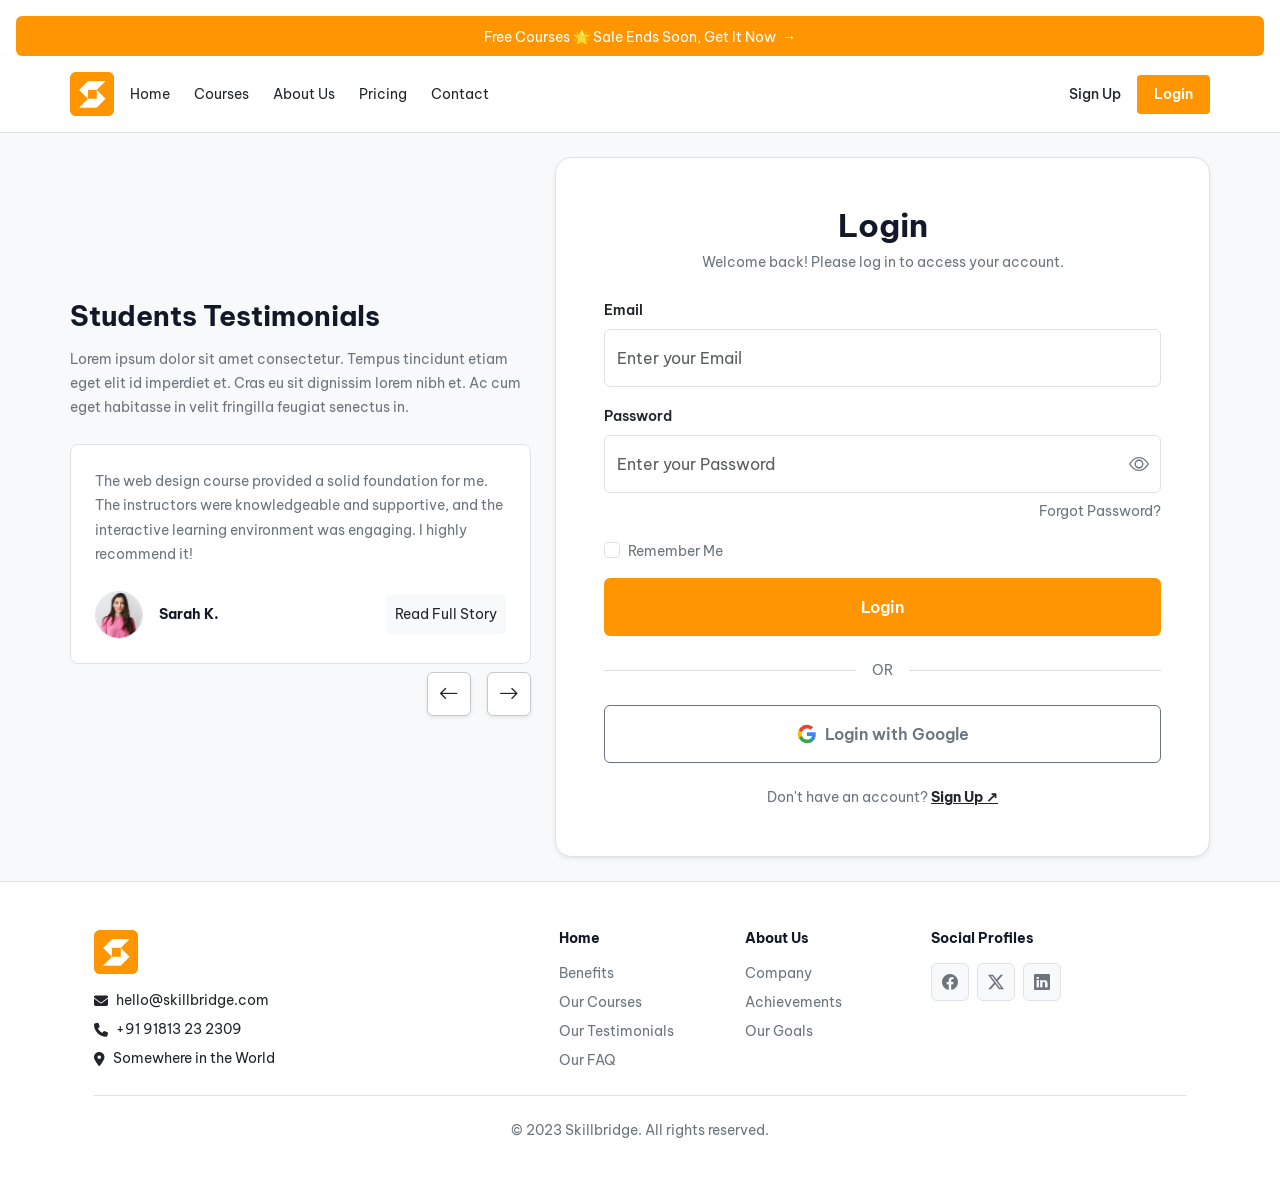
<file: assets/pages/login.html>
<!doctype html>
<html lang="en">
  <head>
    <meta charset="UTF-8" />
    <meta name="viewport" content="width=device-width, initial-scale=1.0" />
    <title>Login | E-Learning Platform</title>

    <link href="/assets/css/bs/css/bootstrap.min.css" rel="stylesheet" />
    <link
      href="https://cdn.jsdelivr.net/npm/bootstrap-icons@1.11.3/font/bootstrap-icons.min.css"
      rel="stylesheet"
    />
    <link
      href="https://fonts.googleapis.com/css2?family=Be+Vietnam+Pro:wght@400;500;600;700;800&display=swap"
      rel="stylesheet"
    />
    <link rel="preconnect" href="https://fonts.googleapis.com" />
    <link rel="preconnect" href="https://fonts.gstatic.com" crossorigin />

    <!-- Font Awesome -->
    <link
      rel="stylesheet"
      href="https://cdnjs.cloudflare.com/ajax/libs/font-awesome/6.5.0/css/all.min.css"
      crossorigin="anonymous"
      referrerpolicy="no-referrer"
    />
    <!-- css -->
    <link href="/assets/css/login.css" rel="stylesheet" >
  </head>

  <body class="bg-light overflow-x-hidden min-vh-100">

    <div class="sticky-top bg-white overflow-y-hidden">
      <!-- ===================== ANNOUNCEMENT BAR ===================== -->
      <div class="bg-primary text-white text-center py-2 rounded-2 mx-3 mt-3 announce-bar">
        <a href="#" class="text-white text-decoration-none small fw-500">
          Free Courses 🌟 Sale Ends Soon, Get It Now &nbsp;→
        </a>
      </div>

      <!-- ===================== HEADER ===================== -->
      <header class="bg-white border-bottom shadow-sm px-3 px-lg-4 py-3">
        <div class="d-flex align-items-center justify-content-between gap-3 container-xl px-0">
          <!-- LOGO -->
          <a
            href="/index.html"
            class="d-flex align-items-center justify-content-center bg-primary text-white fw-bold fs-4 rounded-2 text-decoration-none flex-shrink-0"
            style="width: 44px; height: 44px"
            aria-label="Skillbridge home"
          >
            <img
              src="/assets/images/icons/Skillbridge_logo.png"
              alt="skillbridge-logo"
              style="width: 100%"
            />
          </a>

          <!-- DESKTOP NAV LINKS -->
          <nav class="d-none d-md-flex gap-4 align-items-center flex-grow-1" aria-label="Main navigation">
            <a href="/index.html" class="text-dark text-decoration-none small">Home</a>
            <a href="#" class="text-dark text-decoration-none small">Courses</a>
            <a href="#" class="text-dark text-decoration-none small">About Us</a>
            <a href="#" class="text-dark text-decoration-none small">Pricing</a>
            <a href="#" class="text-dark text-decoration-none small">Contact</a>
          </nav>

          <!-- RIGHT SIDE -->
          <div class="d-flex align-items-center gap-2">
            <a href="/assets/pages/signup.html" class="d-sm-inline text-dark text-decoration-none small fw-medium px-2">
              Sign Up
            </a>
            <a
              href="/assets/pages/login.html"
              class="btn btn-sm fw-semibold text-white px-3 py-2"
              style="background-color: var(--bs-primary)"
            >
              Login
            </a>
            <button
              class="btn btn-link text-dark d-md-none p-1 fs-4 lh-1"
              aria-label="Open menu"
              data-bs-toggle="collapse"
              data-bs-target="#mobileNav"
              aria-controls="mobileNav"
              aria-expanded="false"
            >
              <i class="bi bi-list"></i>
            </button>
          </div>
        </div>

        <!-- MOBILE NAV COLLAPSE -->
        <div class="collapse d-md-none" id="mobileNav">
          <nav class="d-flex flex-column gap-1 pt-3 pb-2 border-top mt-3" aria-label="Mobile navigation">
            <a href="/index.html" class="text-dark text-decoration-none py-2 px-1 rounded-2">Home</a>
            <a href="#" class="text-dark text-decoration-none py-2 px-1 rounded-2">Courses</a>
            <a href="#" class="text-dark text-decoration-none py-2 px-1 rounded-2">About Us</a>
            <a href="#" class="text-dark text-decoration-none py-2 px-1 rounded-2">Pricing</a>
            <a href="#" class="text-dark text-decoration-none py-2 px-1 rounded-2">Contact</a>
          </nav>
        </div>
      </header>
    </div>

    <!-- ===================== MAIN ===================== -->
    <main class="py-4 px-3">
      <div class="container-xl px-0">
        <div class="row g-4 align-items-start align-items-md-center">

          <!-- LEFT COLUMN — STUDENTS TESTIMONIALS -->
          <div class="col-12 col-md-5 order-2 order-md-1">
            <h2 class="fw-bold mb-3" style="color: #111827; font-size: 1.75rem">
              Students Testimonials
            </h2>
            <p class="text-secondary small mb-4" style="line-height: 1.7">
              Lorem ipsum dolor sit amet consectetur. Tempus tincidunt etiam
              eget elit id imperdiet et. Cras eu sit dignissim lorem nibh et. Ac
              cum eget habitasse in velit fringilla feugiat senectus in.
            </p>

            <div
              id="testimonialCarousel"
              class="carousel slide carousel-fade testimonial-carousel"
              data-bs-ride="carousel"
            >
              <div class="carousel-inner">

                <!-- SLIDE 1 — Sarah K. -->
                <div class="carousel-item active">
                  <div class="border d-flex flex-column justify-content-center rounded-3 p-4 mb-2 bg-white">
                    <p class="text-secondary small mb-4" style="line-height: 1.75">
                      The web design course provided a solid foundation for me.
                      The instructors were knowledgeable and supportive, and the
                      interactive learning environment was engaging. I highly
                      recommend it!
                    </p>
                    <div class="d-flex align-items-center flex-grow-1 gap-3">
                      <div
                        class="rounded-circle bg-light border d-flex align-items-center justify-content-center flex-shrink-0"
                        style="width: 48px; height: 48px; overflow: hidden"
                        aria-label="Sarah K. photo"
                      >
                        <img src="/assets/images/image/Sarah_L_T.png" alt="Sarah K." class="img-fluid rounded-circle" />
                      </div>
                      <span class="fw-bold small t-name align-self-center text-nowrap" style="color: #111827">Sarah K.</span>
                      <button class="btn btn-outline-none btn-sm ms-auto p-2 small bg-light">Read Full Story</button>
                    </div>
                  </div>
                </div>

                <!-- SLIDE 2 — Jason M. -->
                <div class="carousel-item">
                  <div class="border d-flex flex-column justify-content-center rounded-3 p-4 mb-2 bg-white">
                    <p class="text-secondary small mb-4" style="line-height: 1.75">
                      The UI/UX design course exceeded my expectations. Its
                      instructor was an absolute expert and such hard skill
                      assessments helped me enhance my design skills. I never
                      seen one this good.
                    </p>
                    <div class="d-flex align-items-center flex-grow-1 gap-3">
                      <div
                        class="rounded-circle bg-light border d-flex align-items-center justify-content-center flex-shrink-0"
                        style="width: 48px; height: 48px; overflow: hidden"
                        aria-label="Jason M. photo"
                      >
                        <img src="/assets/images/image/Jason_M_T.png" alt="Jason M." class="img-fluid rounded-circle" />
                      </div>
                      <span class="fw-bold small t-name align-self-center text-nowrap" style="color: #111827">Jason M.</span>
                      <button class="btn btn-outline-none btn-sm ms-auto p-2 small bg-light">Read Full Story</button>
                    </div>
                  </div>
                </div>

                <!-- SLIDE 3 — Emily R. -->
                <div class="carousel-item">
                  <div class="border d-flex flex-column justify-content-center rounded-3 p-4 mb-2 bg-white">
                    <p class="text-secondary small mb-4" style="line-height: 1.75">
                      The mobile app development course was fantastic. The
                      step-by-step instructions were so easy to follow, giving
                      me the concepts easily. I love making apps now thanks to
                      this course.
                    </p>
                    <div class="d-flex align-items-center flex-grow-1 gap-3">
                      <div
                        class="rounded-circle bg-light border d-flex align-items-center justify-content-center flex-shrink-0"
                        style="width: 48px; height: 48px; overflow: hidden"
                        aria-label="Emily R. photo"
                      >
                        <img src="/assets/images/image/Emily_R_T.png" alt="Emily R." class="img-fluid rounded-circle" />
                      </div>
                      <span class="fw-bold small t-name align-self-center text-nowrap" style="color: #111827">Emily R.</span>
                      <button class="btn btn-outline-none btn-sm ms-auto p-2 small bg-light">Read Full Story</button>
                    </div>
                  </div>
                </div>

                <!-- SLIDE 4 — Michael B. -->
                <div class="carousel-item">
                  <div class="border d-flex flex-column justify-content-center rounded-3 p-4 mb-2 bg-white">
                    <p class="text-secondary small mb-4" style="line-height: 1.75">
                      The graphic design course was a delight, and I am now
                      fine-tuned at the start of a beginner, and now fine-tuned
                      at professionals. The instructor guidelines and feedback
                      improved my design skills, well was me so can see the dev.
                    </p>
                    <div class="d-flex align-items-center flex-grow-1 gap-3">
                      <div
                        class="rounded-circle bg-light border d-flex align-items-center justify-content-center flex-shrink-0"
                        style="width: 48px; height: 48px; overflow: hidden"
                        aria-label="Michael B. photo"
                      >
                        <img src="/assets/images/image/Michael_K_T.png" alt="Michael B." class="img-fluid rounded-circle" />
                      </div>
                      <span class="fw-bold small t-name align-self-center text-nowrap" style="color: #111827">Michael B.</span>
                      <button class="btn btn-outline-none btn-sm ms-auto p-2 small bg-light">Read Full Story</button>
                    </div>
                  </div>
                </div>

              </div>
              <!-- / .carousel-inner -->
            </div>
            <!-- / #testimonialCarousel -->

            <div class="d-flex gap-3 align-items-center justify-content-center justify-content-lg-end">
              <button
                class="btn bg-white shadow-sm border border-secondary-subtle text-dark d-flex align-items-center justify-content-center"
                style="width: 44px; height: 44px"
                data-bs-target="#testimonialCarousel"
                data-bs-slide="prev"
                aria-label="Previous testimonial"
              >
                <i class="bi bi-arrow-left fs-5"></i>
              </button>
              <button
                class="btn bg-white shadow-sm border border-secondary-subtle text-dark d-flex align-items-center justify-content-center"
                style="width: 44px; height: 44px"
                data-bs-target="#testimonialCarousel"
                data-bs-slide="next"
                aria-label="Next testimonial"
              >
                <i class="bi bi-arrow-right fs-5"></i>
              </button>
            </div>
          </div>
          <!-- / left column -->

          <!-- RIGHT COLUMN — LOGIN CARD -->
          <div class="col-12 col-md-7 order-1 order-md-2">
            <div class="bg-white border rounded-4 p-4 p-lg-5 shadow-sm">
              <h1 class="text-center fw-bold mb-2" style="font-size: 2rem; color: #111827">
                Login
              </h1>
              <p class="text-center text-secondary small mb-4">
                Welcome back! Please log in to access your account.
              </p>

              <form novalidate>
                <!-- EMAIL -->
                <div class="mb-3">
                  <label for="email" class="form-label fw-semibold small">Email</label>
                  <input
                    type="email"
                    id="email"
                    class="form-control py-3"
                    placeholder="Enter your Email"
                    autocomplete="email"
                    required
                  />
                </div>

                <!-- PASSWORD -->
                <div class="mb-2">
                  <label for="password" class="form-label fw-semibold small">Password</label>
                  <div class="password-wrapper">
                    <input
                      type="password"
                      id="password"
                      class="form-control py-3"
                      placeholder="Enter your Password"
                      autocomplete="current-password"
                      required
                    />
                    <button
                      type="button"
                      class="password-toggle text-secondary"
                      onclick="togglePassword()"
                      aria-label="Show or hide password"
                    >
                      <i class="bi bi-eye fs-5" id="eye-icon"></i>
                    </button>
                  </div>
                </div>

                <!-- FORGOT PASSWORD -->
                <div class="d-flex justify-content-end mb-3">
                  <a href="#" class="text-secondary small text-decoration-none">Forgot Password?</a>
                </div>

                <!-- REMEMBER ME -->
                <div class="form-check my-3">
                  <input class="form-check-input" type="checkbox" id="rememberMe" />
                  <label class="form-check-label text-secondary small" for="rememberMe">Remember Me</label>
                </div>

                <!-- SUBMIT -->
                <button
                  type="submit"
                  class="btn w-100 py-3 fw-semibold text-white"
                  style="background-color: var(--bs-primary)"
                >
                  Login
                </button>
              </form>

              <!-- OR divider -->
              <div class="d-flex align-items-center gap-3 my-4 text-secondary small">
                <hr class="flex-grow-1 m-0" />
                OR
                <hr class="flex-grow-1 m-0" />
              </div>

              <!-- GOOGLE LOGIN -->
              <button
                type="button"
                class="btn btn-outline-secondary w-100 py-3 d-flex align-items-center justify-content-center gap-2 fw-semibold small"
              >
                <svg width="20" height="20" viewBox="0 0 24 24" xmlns="http://www.w3.org/2000/svg">
                  <path d="M22.56 12.25c0-.78-.07-1.53-.2-2.25H12v4.26h5.92c-.26 1.37-1.04 2.53-2.21 3.31v2.77h3.57c2.08-1.92 3.28-4.74 3.28-8.09z" fill="#4285F4" />
                  <path d="M12 23c2.97 0 5.46-.98 7.28-2.66l-3.57-2.77c-.98.66-2.23 1.06-3.71 1.06-2.86 0-5.29-1.93-6.16-4.53H2.18v2.84C3.99 20.53 7.7 23 12 23z" fill="#34A853" />
                  <path d="M5.84 14.09c-.22-.66-.35-1.36-.35-2.09s.13-1.43.35-2.09V7.07H2.18C1.43 8.55 1 10.22 1 12s.43 3.45 1.18 4.93l3.66-2.84z" fill="#FBBC05" />
                  <path d="M12 5.38c1.62 0 3.06.56 4.21 1.64l3.15-3.15C17.45 2.09 14.97 1 12 1 7.7 1 3.99 3.47 2.18 7.07l3.66 2.84c.87-2.6 3.3-4.53 6.16-4.53z" fill="#EA4335" />
                </svg>
                Login with Google
              </button>

              <!-- SIGN UP PROMPT -->
              <p class="text-center text-secondary small mt-4 mb-0">
                Don't have an account?
                <a href="/assets/pages/signup.html" class="text-dark fw-bold">Sign Up ↗</a>
              </p>
            </div>
          </div>
          <!-- / right column -->

        </div>
        <!-- / row -->
      </div>
    </main>

    <!-- ===================== FOOTER ===================== -->
    <footer class="bg-white border-top mt-auto">
      <div class="container-xl px-4 py-5">
        <div class="row g-4">

          <!-- BRAND + CONTACT -->
          <div class="col-12 col-md-5">
            <a
              href="#"
              class="d-inline-flex align-items-center justify-content-center bg-primary text-white fw-bold fs-4 rounded-2 text-decoration-none mb-3"
              style="width: 44px; height: 44px"
            >
              <img src="/assets/images/icons/Skillbridge_logo.png" alt="skillbridge-logo" style="width: 100%" />
            </a>
            <ul class="list-unstyled d-flex flex-column gap-2 small text-dark mb-0">
              <li class="d-flex align-items-center gap-2">
                <i class="fa-solid fa-envelope"></i>
                hello@skillbridge.com
              </li>
              <li class="d-flex align-items-center gap-2">
                <i class="fa-solid fa-phone"></i>
                +91 91813 23 2309
              </li>
              <li class="d-flex align-items-center gap-2">
                <i class="fa-solid fa-location-dot"></i>
                Somewhere in the World
              </li>
            </ul>
          </div>

          <!-- HOME COLUMN -->
          <div class="col-6 col-md-2">
            <h4 class="fw-bold small mb-3" style="color: #111827">Home</h4>
            <div class="d-flex flex-column gap-2">
              <a href="#" class="text-secondary text-decoration-none small">Benefits</a>
              <a href="#" class="text-secondary text-decoration-none small">Our Courses</a>
              <a href="#" class="text-secondary text-decoration-none small">Our Testimonials</a>
              <a href="#" class="text-secondary text-decoration-none small">Our FAQ</a>
            </div>
          </div>

          <!-- ABOUT US COLUMN -->
          <div class="col-6 col-md-2">
            <h4 class="fw-bold small mb-3" style="color: #111827">About Us</h4>
            <div class="d-flex flex-column gap-2">
              <a href="#" class="text-secondary text-decoration-none small">Company</a>
              <a href="#" class="text-secondary text-decoration-none small">Achievements</a>
              <a href="#" class="text-secondary text-decoration-none small">Our Goals</a>
            </div>
          </div>

          <!-- SOCIAL PROFILES -->
          <div class="col-12 col-md-3">
            <h4 class="fw-bold small mb-3" style="color: #111827">Social Profiles</h4>
            <div class="d-flex gap-2">
              <a
                href="#"
                class="d-flex align-items-center justify-content-center border rounded-2 bg-light text-secondary text-decoration-none"
                style="width: 38px; height: 38px"
                aria-label="Facebook"
              >
                <i class="bi bi-facebook"></i>
              </a>
              <a
                href="#"
                class="d-flex align-items-center justify-content-center border rounded-2 bg-light text-secondary text-decoration-none"
                style="width: 38px; height: 38px"
                aria-label="Twitter / X"
              >
                <i class="bi bi-twitter-x"></i>
              </a>
              <a
                href="#"
                class="d-flex align-items-center justify-content-center border rounded-2 bg-light text-secondary text-decoration-none"
                style="width: 38px; height: 38px"
                aria-label="LinkedIn"
              >
                <i class="bi bi-linkedin"></i>
              </a>
            </div>
          </div>

        </div>

        <!-- COPYRIGHT -->
        <div class="border-top mt-4 pt-4 text-center text-secondary small">
          © 2023 Skillbridge. All rights reserved.
        </div>
      </div>
    </footer>

    <script src="/assets/js/bs/js/bootstrap.min.js"></script>

  </body>
</html>
</file>
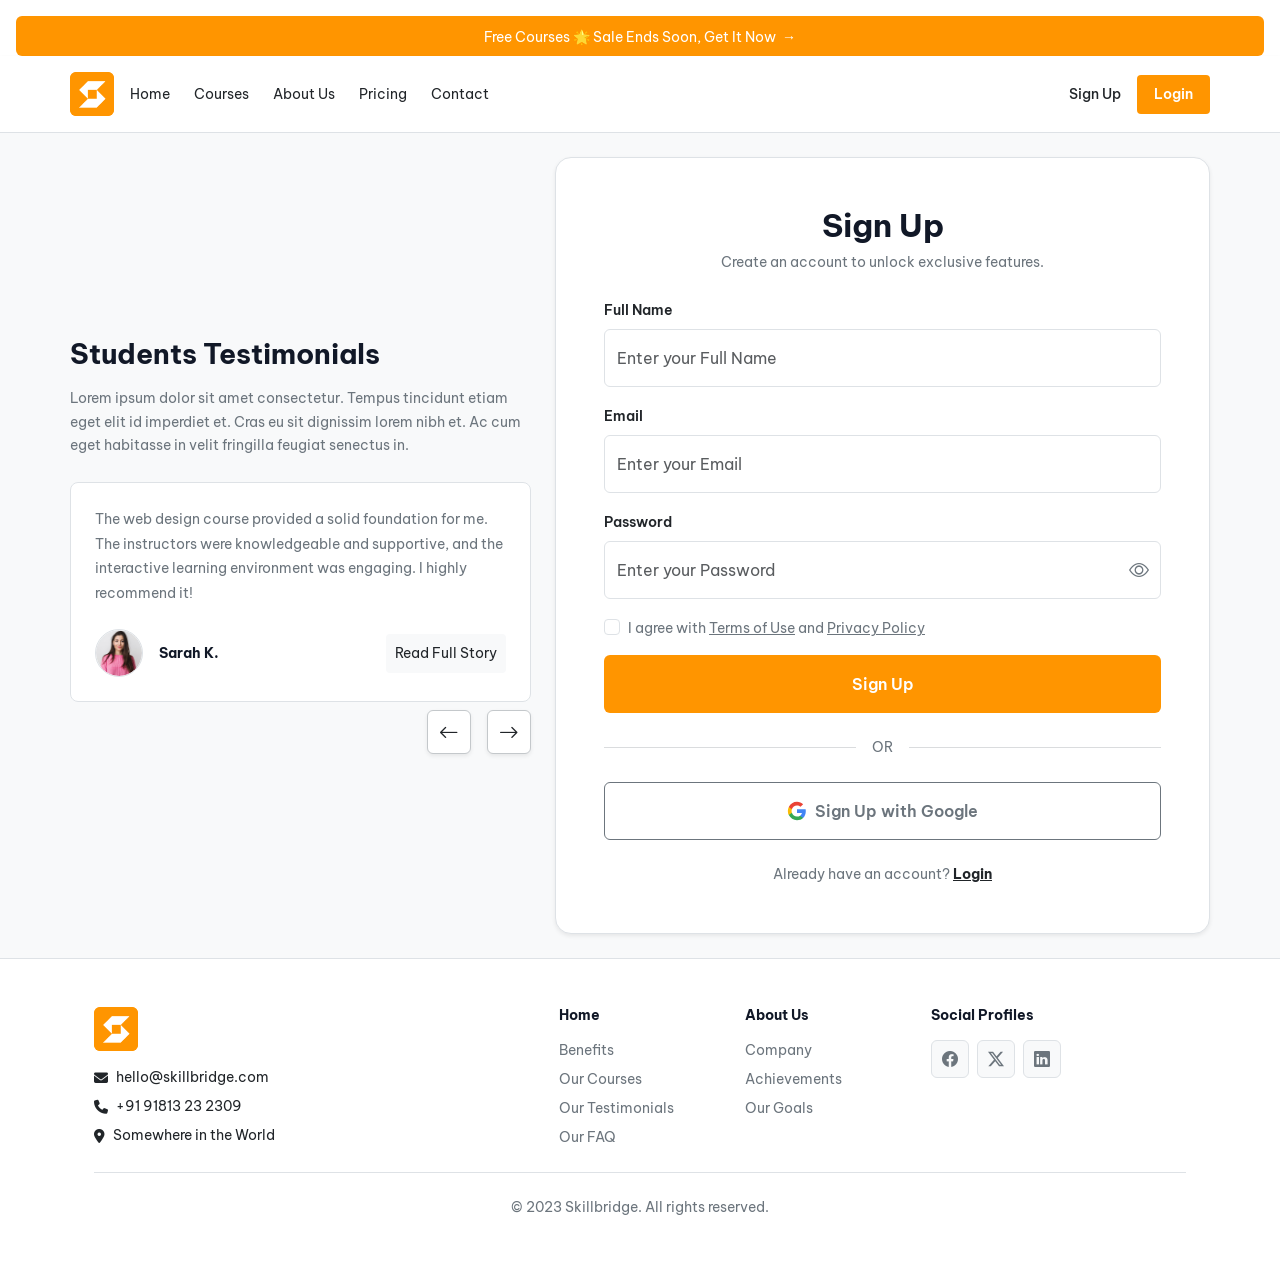
<file: assets/pages/signup.html>
<!doctype html>
<html lang="en">
  <head>
    <meta charset="UTF-8" />
    <meta name="viewport" content="width=device-width, initial-scale=1.0" />
    <title>Create Account | E-Learning Platform</title>

    <link href="/assets/css/bs/css/bootstrap.min.css" rel="stylesheet" />
    <link
      href="https://cdn.jsdelivr.net/npm/bootstrap-icons@1.11.3/font/bootstrap-icons.min.css"
      rel="stylesheet"
    />
    <link
      href="https://fonts.googleapis.com/css2?family=Be+Vietnam+Pro:wght@400;500;600;700;800&display=swap"
      rel="stylesheet"
    />
    <link rel="preconnect" href="https://fonts.googleapis.com" />
    <link rel="preconnect" href="https://fonts.gstatic.com" crossorigin />

    <!-- Font Awesome -->
    <link
      rel="stylesheet"
      href="https://cdnjs.cloudflare.com/ajax/libs/font-awesome/6.5.0/css/all.min.css"
      crossorigin="anonymous"
      referrerpolicy="no-referrer"
    />
    <!-- css -->
    <link rel="stylesheet" href="/assets/css/signup.css" />
  </head>

  <!--
    body classes:
    bg-light    → light grey background
    min-vh-100  → at least full viewport height
    overflow-x-hidden → no horizontal scrollbar
  -->
  <body class="bg-light overflow-x-hidden min-vh-100">
    <div class="sticky-top bg-white overflow-y-hidden">
      <!-- ===================== ANNOUNCEMENT BAR ===================== -->
      <div
        class="bg-primary text-white text-center py-2 mx-3 mt-3 rounded-2 announce-bar sticky-top"
      >
        <a href="#" class="text-white text-decoration-none small fw-500">
          Free Courses 🌟 Sale Ends Soon, Get It Now &nbsp;→
        </a>
      </div>

      <!-- ===================== HEADER ===================== -->
      <header
        class="bg-white border-bottom sticky-top shadow-sm px-3 px-lg-4 py-3"
      >
        <div
          class="d-flex align-items-center justify-content-between gap-3 container-xl px-0"
        >
          <!-- LOGO -->
          <a
            href="/index.html"
            class="d-flex align-items-center justify-content-center bg-primary text-white fw-bold fs-4 rounded-2 text-decoration-none flex-shrink-0"
            style="width: 44px; height: 44px"
            aria-label="Skillbridge home"
          >
            <img
              src="/assets/images/icons/Skillbridge_logo.png"
              alt="skillbridge-logo"
              style="width: 100%"
            />
          </a>

          <!-- DESKTOP NAV LINKS — hidden on mobile, shown lg+ -->
          <nav
            class="d-none d-md-flex gap-4 align-items-center flex-grow-1"
            aria-label="Main navigation"
          >
            <a href="/index.html" class="text-dark text-decoration-none small">Home</a>
            <a href="#" class="text-dark text-decoration-none small">Courses</a>
            <a href="#" class="text-dark text-decoration-none small"
              >About Us</a
            >
            <a href="#" class="text-dark text-decoration-none small">Pricing</a>
            <a href="#" class="text-dark text-decoration-none small">Contact</a>
          </nav>

          <!-- RIGHT SIDE: Sign Up + Login + Hamburger -->
          <div class="d-flex align-items-center gap-2">
            <!-- Sign Up — hidden on mobile, shown sm+ -->
            <a
              href="/assets/pages/signup.html"
              class="d-sm-inline text-dark text-decoration-none small fw-medium px-2"
            >
              Sign Up
            </a>

            <!-- Orange Login button -->
            <a
              href="/assets/pages/login.html"
              class="btn btn-sm fw-semibold text-white px-3 py-2"
              style="background-color: var(--bs-primary)"
            >
              Login
            </a>

            <!-- Hamburger — mobile only, hidden lg+
                    data-bs-toggle / data-bs-target wire it to the collapse below.
                    No JS needed — Bootstrap handles it entirely. -->
            <button
              class="btn btn-link text-dark d-md-none p-1 fs-4 lh-1"
              aria-label="Open menu"
              data-bs-toggle="collapse"
              data-bs-target="#mobileNav"
              aria-controls="mobileNav"
              aria-expanded="false"
            >
              <i class="bi bi-list"></i>
            </button>
          </div>
        </div>

        <!-- MOBILE NAV COLLAPSE — hidden on lg+, toggled by the hamburger above -->
        <div class="collapse d-md-none" id="mobileNav">
          <nav
            class="d-flex flex-column gap-1 pt-3 pb-2 border-top mt-3"
            aria-label="Mobile navigation"
          >
            <a
              href="/index.html"
              class="text-dark text-decoration-none py-2 px-1 rounded-2"
              >Home</a
            >
            <a
              href="#"
              class="text-dark text-decoration-none py-2 px-1 rounded-2"
              >Courses</a
            >
            <a
              href="#"
              class="text-dark text-decoration-none py-2 px-1 rounded-2"
              >About Us</a
            >
            <a
              href="#"
              class="text-dark text-decoration-none py-2 px-1 rounded-2"
              >Pricing</a
            >
            <a
              href="#"
              class="text-dark text-decoration-none py-2 px-1 rounded-2"
              >Contact</a
            >
          </nav>
        </div>
      </header>
    </div>
    <!-- ===================== MAIN ===================== -->
    <main class="py-4 px-3">
      <div class="container-xl px-0">
        <div class="row g-4 align-items-start align-items-md-center">
          <!-- ============================================================
               LEFT COLUMN — STUDENTS TESTIMONIALS
               order-2 order-lg-1 → below form on mobile, left on desktop
          ============================================================ -->
          <div class="col-12 col-md-5 order-2 order-md-1">
            <!-- Section heading -->
            <h2 class="fw-bold mb-3" style="color: #111827; font-size: 1.75rem">
              Students Testimonials
            </h2>

            <!-- Description -->
            <p class="text-secondary small mb-4" style="line-height: 1.7">
              Lorem ipsum dolor sit amet consectetur. Tempus tincidunt etiam
              eget elit id imperdiet et. Cras eu sit dignissim lorem nibh et. Ac
              cum eget habitasse in velit fringilla feugiat senectus in.
            </p>

            <!--
              ============================================================
              BOOTSTRAP CAROUSEL
              ============================================================
              id="testimonialCarousel"
                → a unique name so the prev/next buttons know which
                  carousel to control

              class="carousel slide"
                → "carousel"  tells Bootstrap this is a carousel
                → "slide"     adds the sliding animation between cards

              data-bs-ride="false"
                → don't auto-play; only move when user clicks an arrow

              No indicators used — design shows only arrows below the card
              ============================================================
            -->
            <div
              id="testimonialCarousel"
              class="carousel slide carousel-fade testimonial-carousel"
              data-bs-ride="false"
            >
            
              <div class="carousel-inner">
                <!-- ── SLIDE 1 — Sarah K. ── -->
                <div class="carousel-item active">
                  <div
                    class="border d-flex flex-column justify-content-center rounded-3 p-4 mb-2 bg-white"
                  >
                    <p
                      class="text-secondary small mb-4"
                      style="line-height: 1.75"
                    >
                      The web design course provided a solid foundation for me.
                      The instructors were knowledgeable and supportive, and the
                      interactive learning environment was engaging. I highly
                      recommend it!
                    </p>
                    <div class="d-flex align-items-center flex-grow-1 gap-3">
                      <div
                        class="rounded-circle bg-light border d-flex align-items-center justify-content-center flex-shrink-0"
                        style="width: 48px; height: 48px; overflow: hidden"
                        aria-label="Sarah K. photo"
                      >
                        <img
                          src="/assets/images/image/Sarah_L_T.png"
                          alt="Sarah K."
                          class="img-fluid rounded-circle"
                        />
                      </div>

                      <span
                        class="fw-bold small t-name align-self-center text-nowrap"
                        style="color: #111827"
                        >Sarah K.</span
                      >
                      <button
                        class="btn btn-outline-none btn-sm ms-auto p-2 small bg-light"
                      >
                        Read Full Story
                      </button>
                    </div>
                  </div>
                </div>

                <!-- ── SLIDE 2 — Jason M. ── -->
                <div class="carousel-item">
                  <div
                    class="border d-flex flex-column justify-content-center rounded-3 p-4 mb-2 bg-white"
                  >
                    <p
                      class="text-secondary small mb-4"
                      style="line-height: 1.75"
                    >
                      The UI/UX design course exceeded my expectations. Its
                      instructor was an absolute expert and such hard skill
                      assessments helped me enhance my design skills. I never
                      seen one this good.
                    </p>
                    <div class="d-flex align-items-center flex-grow-1 gap-3">
                      <div
                        class="rounded-circle bg-light border d-flex align-items-center justify-content-center flex-shrink-0"
                        style="width: 48px; height: 48px; overflow: hidden"
                        aria-label="Jason M. photo"
                      >
                        <img
                          src="/assets/images/image/Jason_M_T.png"
                          alt="Jason M."
                          class="img-fluid rounded-circle"
                        />
                      </div>
                      <span
                        class="fw-bold small t-name align-self-center text-nowrap"
                        style="color: #111827"
                        >Jason M.</span
                      >
                      <button
                        class="btn btn-outline-none btn-sm ms-auto p-2 small bg-light"
                      >
                        Read Full Story
                      </button>
                    </div>
                  </div>
                </div>

                <!-- ── SLIDE 3 — Emily R. ── -->
                <div class="carousel-item">
                  <div
                    class="border d-flex flex-column justify-content-center rounded-3 p-4 mb-2 bg-white"
                  >
                    <p
                      class="text-secondary small mb-4"
                      style="line-height: 1.75"
                    >
                      The mobile app development course was fantastic. The
                      step-by-step instructions were so easy to follow, giving
                      me the concepts easily. I love making apps now thanks to
                      this course.
                    </p>
                    <div class="d-flex align-items-center flex-grow-1 gap-3">
                      <div
                        class="rounded-circle bg-light border d-flex align-items-center justify-content-center flex-shrink-0"
                        style="width: 48px; height: 48px; overflow: hidden"
                        aria-label="Emily R. photo"
                      >
                        <img
                          src="/assets/images/image/Emily_R_T.png"
                          alt="Emily R."
                          class="img-fluid rounded-circle"
                        />
                      </div>
                      <span
                        class="fw-bold small t-name align-self-center text-nowrap"
                        style="color: #111827"
                        >Emily R.</span
                      >
                      <button
                        class="btn btn-outline-none btn-sm ms-auto p-2 small bg-light"
                      >
                        Read Full Story
                      </button>
                    </div>
                  </div>
                </div>

                <!-- ── SLIDE 4 — Michael B. ── -->
                <div class="carousel-item">
                  <div
                    class="border d-flex flex-column justify-content-center rounded-3 p-4 mb-2 bg-white"
                  >
                    <p
                      class="text-secondary small mb-4"
                      style="line-height: 1.75"
                    >
                      The graphic design course was a delight, and I am now
                      fine-tuned at the start of a beginner, and now fine-tuned
                      at professionals. The instructor guidelines and feedback
                      improved my design skills, well was me so can see the dev.
                    </p>
                    <div class="d-flex align-items-center flex-grow-1 gap-3">
                      <div
                        class="rounded-circle bg-light border d-flex align-items-center justify-content-center flex-shrink-0"
                        style="width: 48px; height: 48px; overflow: hidden"
                        aria-label="Michael B. photo"
                      >
                        <img
                          src="/assets/images/image/Michael_K_T.png"
                          alt="Michael B."
                          class="img-fluid rounded-circle"
                        />
                      </div>
                      <span
                        class="fw-bold small t-name align-self-center text-nowrap"
                        style="color: #111827"
                        >Michael B.</span
                      >
                      <button
                        class="btn btn-outline-none btn-sm ms-auto p-2 small bg-light"
                      >
                        Read Full Story
                      </button>
                    </div>
                  </div>
                </div>
              </div>
              <!-- / .carousel-inner -->
            </div>
            <!-- / #testimonialCarousel -->

            <!--
              PREV / NEXT BUTTONS 
            -->
            <div
              class="d-flex gap-3 align-items-center justify-content-center justify-content-lg-end"
            >
              <button
                class="btn bg-white shadow-sm border border-secondary-subtle text-dark d-flex align-items-center justify-content-center"
                style="width: 44px; height: 44px"
                data-bs-target="#testimonialCarousel"
                data-bs-slide="prev"
                aria-label="Previous testimonial"
              >
                <i class="bi bi-arrow-left fs-5"></i>
              </button>

              <button
                class="btn bg-white shadow-sm border border-secondary-subtle text-dark d-flex align-items-center justify-content-center"
                style="width: 44px; height: 44px"
                data-bs-target="#testimonialCarousel"
                data-bs-slide="next"
                aria-label="Next testimonial"
              >
                <i class="bi bi-arrow-right fs-5"></i>
              </button>
            </div>
          </div>
          <!-- / left column -->

          <!-- ============================================================
               RIGHT COLUMN — LOGIN CARD
               order-1 order-lg-2 → first on mobile, right on desktop
          ============================================================ -->
          <div class="col-12 col-md-7 order-1 order-md-2">
            <div class="bg-white border rounded-4 p-4 p-lg-5 shadow-sm">
              <h1
                class="text-center fw-bold mb-2"
                style="font-size: 2rem; color: #111827"
              >
                Sign Up
              </h1>
              <p class="text-center text-secondary small mb-4">
                Create an account to unlock exclusive features.
              </p>

              <form novalidate>
                <!-- FULL NAME -->
                <div class="mb-3">
                  <label for="email" class="form-label fw-semibold small"
                    >Full Name</label
                  >
                  <input
                    type="text"
                    id="f_name"
                    class="form-control py-3"
                    placeholder="Enter your Full Name"
                    autocomplete="name"
                    required
                  />
                </div>

                <!-- EMAIL -->
                <div class="mb-3">
                  <label for="email" class="form-label fw-semibold small"
                    >Email</label
                  >
                  <input
                    type="email"
                    id="email"
                    class="form-control py-3"
                    placeholder="Enter your Email"
                    autocomplete="email"
                    required
                  />
                </div>

                <!-- PASSWORD -->
                <div class="mb-2">
                  <label for="password" class="form-label fw-semibold small"
                    >Password</label
                  >
                  <div class="password-wrapper">
                    <input
                      type="password"
                      id="password"
                      class="form-control py-3"
                      placeholder="Enter your Password"
                      autocomplete="current-password"
                      required
                    />
                    <button
                      type="button"
                      class="password-toggle text-secondary"
                      onclick="togglePassword()"
                      aria-label="Show or hide password"
                    >
                      <i class="bi bi-eye fs-5" id="eye-icon"></i>
                    </button>
                  </div>
                </div>

                <!-- TERMS -->
                <div class="form-check my-3">
                  <input class="form-check-input" type="checkbox" id="terms" />
                  <label
                    class="form-check-label text-secondary small"
                    for="terms"
                    >I agree with
                    <span><a href="#" class="text-reset">Terms of Use</a></span>
                    and
                    <span
                      ><a href="#" class="text-reset">Privacy Policy</a></span
                    ></label
                  >
                </div>

                <!-- SUBMIT -->
                <button
                  type="submit"
                  class="btn w-100 py-3 fw-semibold text-white"
                  style="background-color: var(--bs-primary)"
                >
                  Sign Up
                </button>
              </form>

              <!-- OR divider -->
              <div
                class="d-flex align-items-center gap-3 my-4 text-secondary small"
              >
                <hr class="flex-grow-1 m-0" />
                OR
                <hr class="flex-grow-1 m-0" />
              </div>

              <!-- GOOGLE LOGIN -->
              <button
                type="button"
                class="btn btn-outline-secondary w-100 py-3 d-flex align-items-center justify-content-center gap-2 fw-semibold small"
              >
                <svg
                  width="20"
                  height="20"
                  viewBox="0 0 24 24"
                  xmlns="http://www.w3.org/2000/svg"
                >
                  <path
                    d="M22.56 12.25c0-.78-.07-1.53-.2-2.25H12v4.26h5.92c-.26 1.37-1.04 2.53-2.21 3.31v2.77h3.57c2.08-1.92 3.28-4.74 3.28-8.09z"
                    fill="#4285F4"
                  />
                  <path
                    d="M12 23c2.97 0 5.46-.98 7.28-2.66l-3.57-2.77c-.98.66-2.23 1.06-3.71 1.06-2.86 0-5.29-1.93-6.16-4.53H2.18v2.84C3.99 20.53 7.7 23 12 23z"
                    fill="#34A853"
                  />
                  <path
                    d="M5.84 14.09c-.22-.66-.35-1.36-.35-2.09s.13-1.43.35-2.09V7.07H2.18C1.43 8.55 1 10.22 1 12s.43 3.45 1.18 4.93l3.66-2.84z"
                    fill="#FBBC05"
                  />
                  <path
                    d="M12 5.38c1.62 0 3.06.56 4.21 1.64l3.15-3.15C17.45 2.09 14.97 1 12 1 7.7 1 3.99 3.47 2.18 7.07l3.66 2.84c.87-2.6 3.3-4.53 6.16-4.53z"
                    fill="#EA4335"
                  />
                </svg>
                Sign Up with Google
              </button>

              <!-- SIGN UP PROMPT -->
              <p class="text-center text-secondary small mt-4 mb-0">
                Already have an account?
                <a href="/assets/pages/login.html" class="text-dark fw-bold"
                  >Login</a
                >
              </p>
            </div>
          </div>
          <!-- / right column -->
        </div>
        <!-- / row -->
      </div>
    </main>

    <!-- ===================== FOOTER ===================== -->
    <footer class="bg-white border-top mt-auto">
      <div class="container-xl px-4 py-5">
        <div class="row g-4">
          <!-- BRAND + CONTACT -->
          <div class="col-12 col-md-5">
            <a
              href="#"
              class="d-inline-flex align-items-center justify-content-center bg-primary text-white fw-bold fs-4 rounded-2 text-decoration-none mb-3"
              style="width: 44px; height: 44px"
            >
              <img
                src="/assets/images/icons/Skillbridge_logo.png"
                alt="skillbridge-logo"
                style="width: 100%"
              />
            </a>
            <ul
              class="list-unstyled d-flex flex-column gap-2 small text-secondary mb-0"
            >
              <li class="d-flex align-items-center text-dark gap-2">
                <i class="fa-solid fa-envelope"></i>
                hello@skillbridge.com
              </li>
              <li class="d-flex align-items-center text-dark gap-2">
                <i class="fa-solid fa-phone"></i>
                +91 91813 23 2309
              </li>
              <li class="d-flex align-items-center text-dark gap-2">
                <i class="fa-solid fa-location-dot"></i>
                Somewhere in the World
              </li>
            </ul>
          </div>

          <!-- HOME COLUMN -->
          <div class="col-6 col-md-2">
            <h4 class="fw-bold small mb-3" style="color: #111827">Home</h4>
            <div class="d-flex flex-column gap-2">
              <a href="#" class="text-secondary text-decoration-none small"
                >Benefits</a
              >
              <a href="#" class="text-secondary text-decoration-none small"
                >Our Courses</a
              >
              <a href="#" class="text-secondary text-decoration-none small"
                >Our Testimonials</a
              >
              <a href="#" class="text-secondary text-decoration-none small"
                >Our FAQ</a
              >
            </div>
          </div>

          <!-- ABOUT US COLUMN -->
          <div class="col-6 col-md-2">
            <h4 class="fw-bold small mb-3" style="color: #111827">About Us</h4>
            <div class="d-flex flex-column gap-2">
              <a href="#" class="text-secondary text-decoration-none small"
                >Company</a
              >
              <a href="#" class="text-secondary text-decoration-none small"
                >Achievements</a
              >
              <a href="#" class="text-secondary text-decoration-none small"
                >Our Goals</a
              >
            </div>
          </div>

          <!-- SOCIAL PROFILES -->
          <div class="col-12 col-md-3">
            <h4 class="fw-bold small mb-3" style="color: #111827">
              Social Profiles
            </h4>
            <div class="d-flex gap-2">
              <a
                href="#"
                class="d-flex align-items-center justify-content-center border rounded-2 bg-light text-secondary text-decoration-none"
                style="width: 38px; height: 38px"
                aria-label="Facebook"
              >
                <i class="bi bi-facebook"></i>
              </a>
              <a
                href="#"
                class="d-flex align-items-center justify-content-center border rounded-2 bg-light text-secondary text-decoration-none"
                style="width: 38px; height: 38px"
                aria-label="Twitter / X"
              >
                <i class="bi bi-twitter-x"></i>
              </a>
              <a
                href="#"
                class="d-flex align-items-center justify-content-center border rounded-2 bg-light text-secondary text-decoration-none"
                style="width: 38px; height: 38px"
                aria-label="LinkedIn"
              >
                <i class="bi bi-linkedin"></i>
              </a>
            </div>
          </div>
        </div>

        <!-- COPYRIGHT -->
        <div class="border-top mt-4 pt-4 text-center text-secondary small">
          © 2023 Skillbridge. All rights reserved.
        </div>
      </div>
    </footer>

    <script src="/assets/js/bs/js/bootstrap.min.js"></script>
  </body>
</html>
</file>
<file: assets/css/styles.css>
:root {
  --bs-primary: #ff9500;
  --bs-primary-rgb: 255, 149, 0;
  --border: #e8e8e8;
}

body {
  font-family: "Be Vietnam Pro", sans-serif;
  background: #f7f7f7;
}

.site-header {
  position: sticky;
  top: 0;
  z-index: 1000;
  background: #fff;
  border-bottom: 1px solid var(--border);
}

.announce-bar {
  background: var(--orange);
  border-radius: 0.5rem;
}

@media (max-width: 320px) {
  .announce-bar {
    font-size: 12px;
  }
  .t-name {
    font-size: 12px;
  }
}

.logo-icon {
  width: 2.25rem;
  height: 2.25rem;
}

.logos-strip {
  display: flex;
  align-items: center;
  overflow-x: auto;
  border: 1px solid var(--border);
  border-radius: 0.5rem;
}

.logo-item {
  min-width: 100px;
  height: 84px;
  display: flex;
  justify-content: center;
  align-items: center;
  border-right: 1px solid var(--border);
}

.logo-item img {
  max-width: 100px;
  /* max-height: 40px; */
  width: auto;
  height: auto;
}

.faq-icon {
  width: 2.5rem;
  height: 2.5rem;
  display: flex;
  align-items: center;
  justify-content: center;
  background: #fff4e5;
  border-radius: 0.5rem;
}

.icon-close {
  display: none;
}
details[open] .icon-plus {
  display: none;
}
details[open] .icon-close {
  display: block;
}


.fs-7{font-size: 0.7rem;}
</file>
<file: assets/css/login.css>
body {
  font-family: "Be Vietnam Pro", sans-serif;
}

:root {
  --bs-primary: #ff9500;
  --bs-primary-rgb: 255, 149, 0;
}

.form-control:focus {
  border-color: #ff9500;
  box-shadow: 0 0 0 3px rgba(255, 149, 0, 0.2);
}

.form-check-input:checked {
  background-color: #ff9500;
  border-color: #ff9500;
}

.password-wrapper {
  position: relative;
}
.password-wrapper input {
  padding-right: 44px;
}
.password-toggle {
  position: absolute;
  right: 12px;
  top: 50%;
  transform: translateY(-50%);
  background: none;
  border: none;
  cursor: pointer;
  padding: 0;
  line-height: 1;
}

@media (max-width: 320px) {
  .announce-bar {
    font-size: 12px;
  }
  .t-name {
    font-size: 12px;
  }
}


.testimonial-carousel .carousel-item {
  display: flex;
  align-items: stretch;
}

.btn:active {
  transform: scale(0.95);
}
</file>
<file: assets/css/signup.css>
body {
  font-family: "Be Vietnam Pro", sans-serif;
}


:root {
  --bs-primary: #ff9500;
  --bs-primary-rgb: 255, 149, 0;
}


.form-control:focus {
  border-color: #ff9500;
  box-shadow: 0 0 0 3px rgba(255, 149, 0, 0.2);
}

/* Checkbox turns orange when checked */
.form-check-input:checked {
  background-color: #ff9500;
  border-color: #ff9500;
}

/*
  Password eye icon sits inside the input field.
  Bootstrap has no utility for this specific layout,
  so these 5 lines are necessary.
*/
.password-wrapper {
  position: relative;
}
.password-wrapper input {
  padding-right: 44px;
}
.password-toggle {
  position: absolute;
  right: 12px;
  top: 50%;
  transform: translateY(-50%);
  background: none;
  border: none;
  cursor: pointer;
  padding: 0;
  line-height: 1;
}

/* Orange focus ring on inputs */
.form-control:focus {
  border-color: #ff9500;
  box-shadow: 0 0 0 3px rgba(255, 149, 0, 0.2);
}
.form-check-input:checked {
  background-color: #ff9500;
  border-color: #ff9500;
}

@media (max-width: 320px) {
  .announce-bar {
    font-size: 12px;
  }
  .t-name {
    font-size: 12px;
  }
}

.testimonial-carousel .carousel-item {
  display: flex;
  align-items: stretch;
}

.btn:active {
  transform: scale(0.95);
}
</file>
